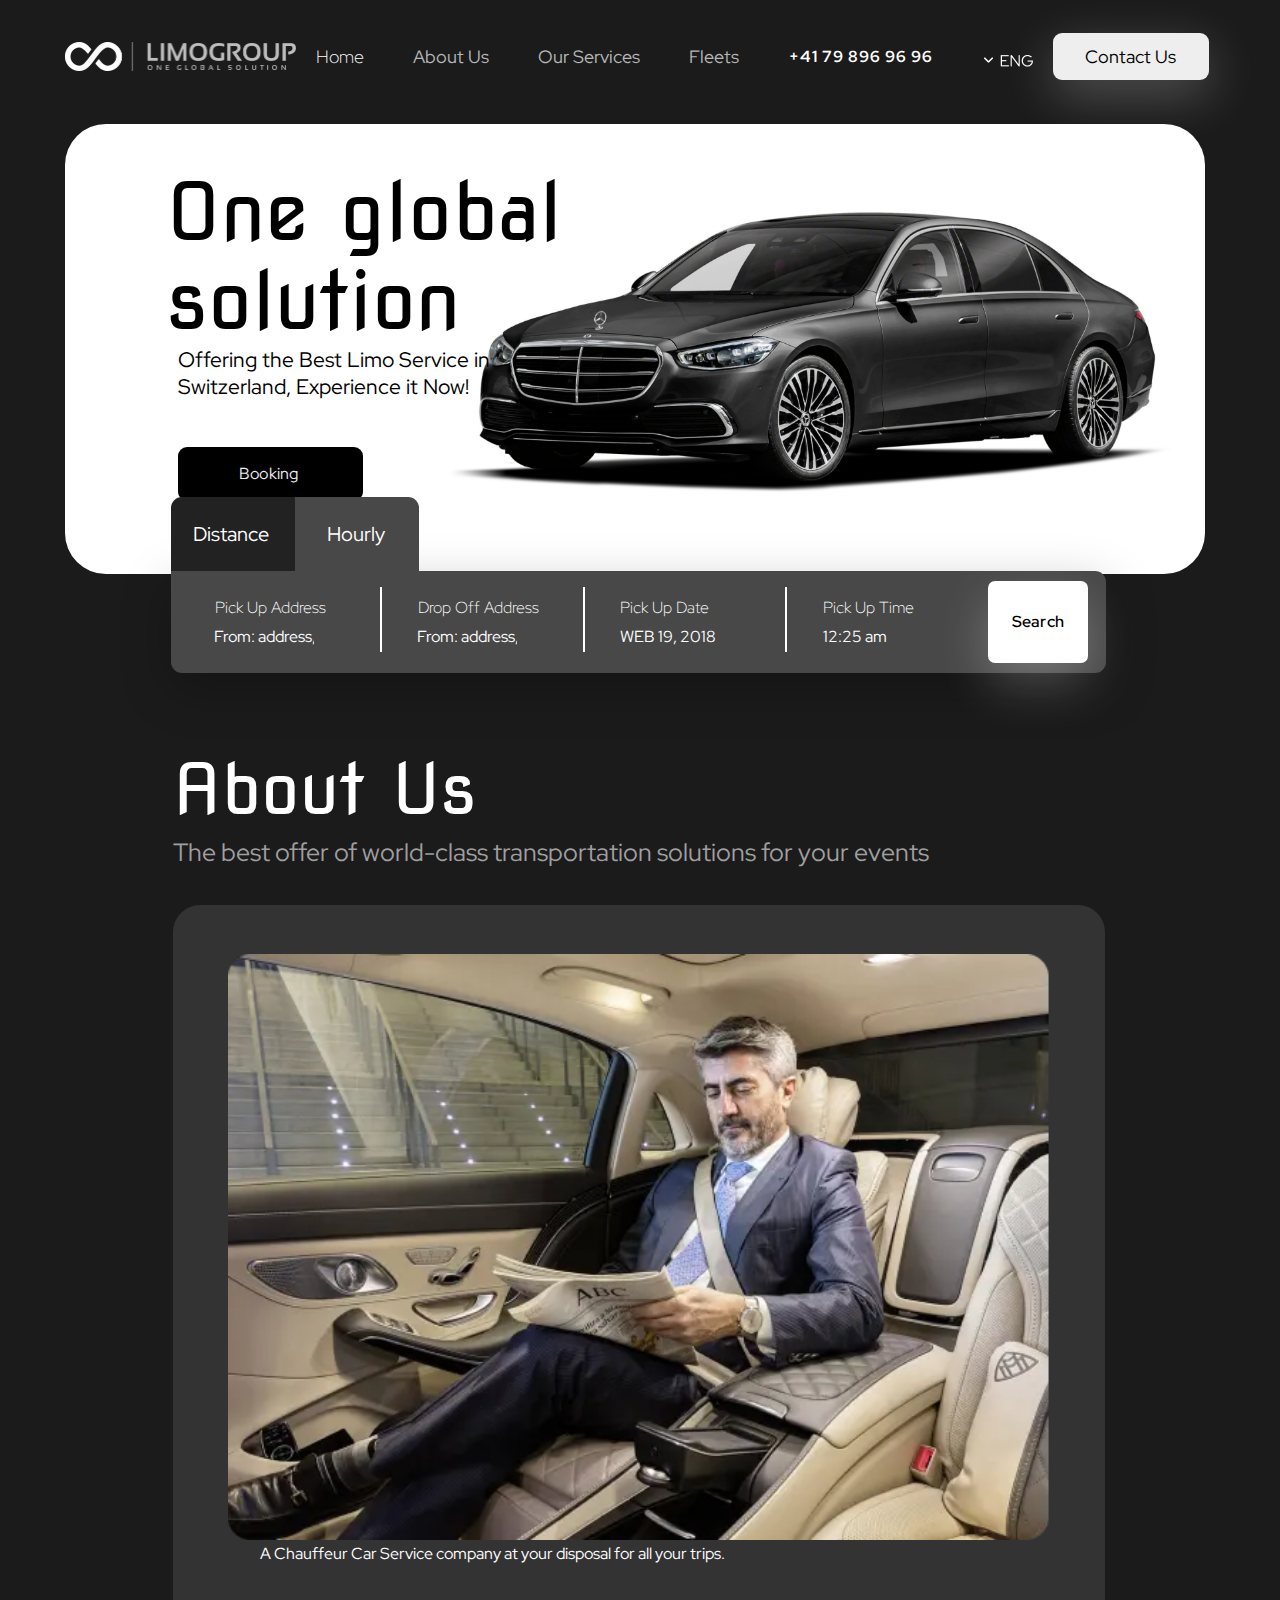
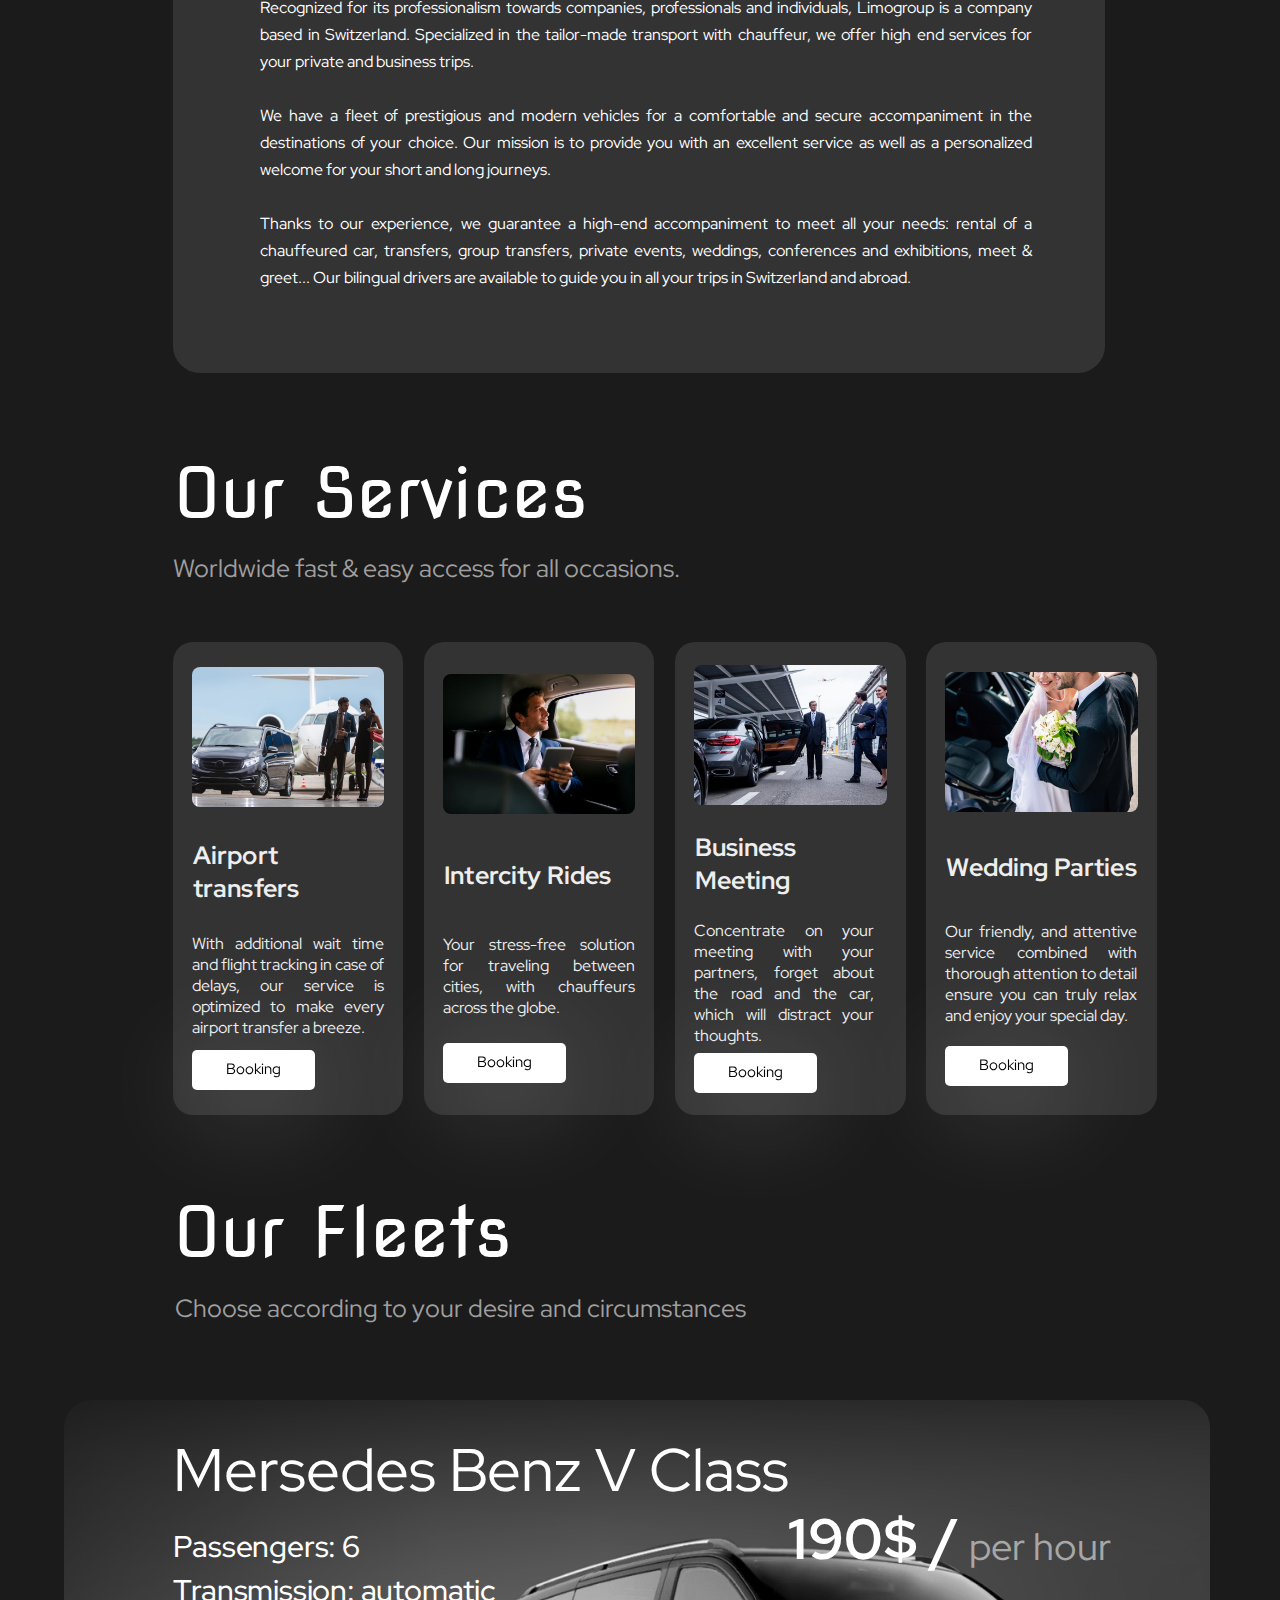
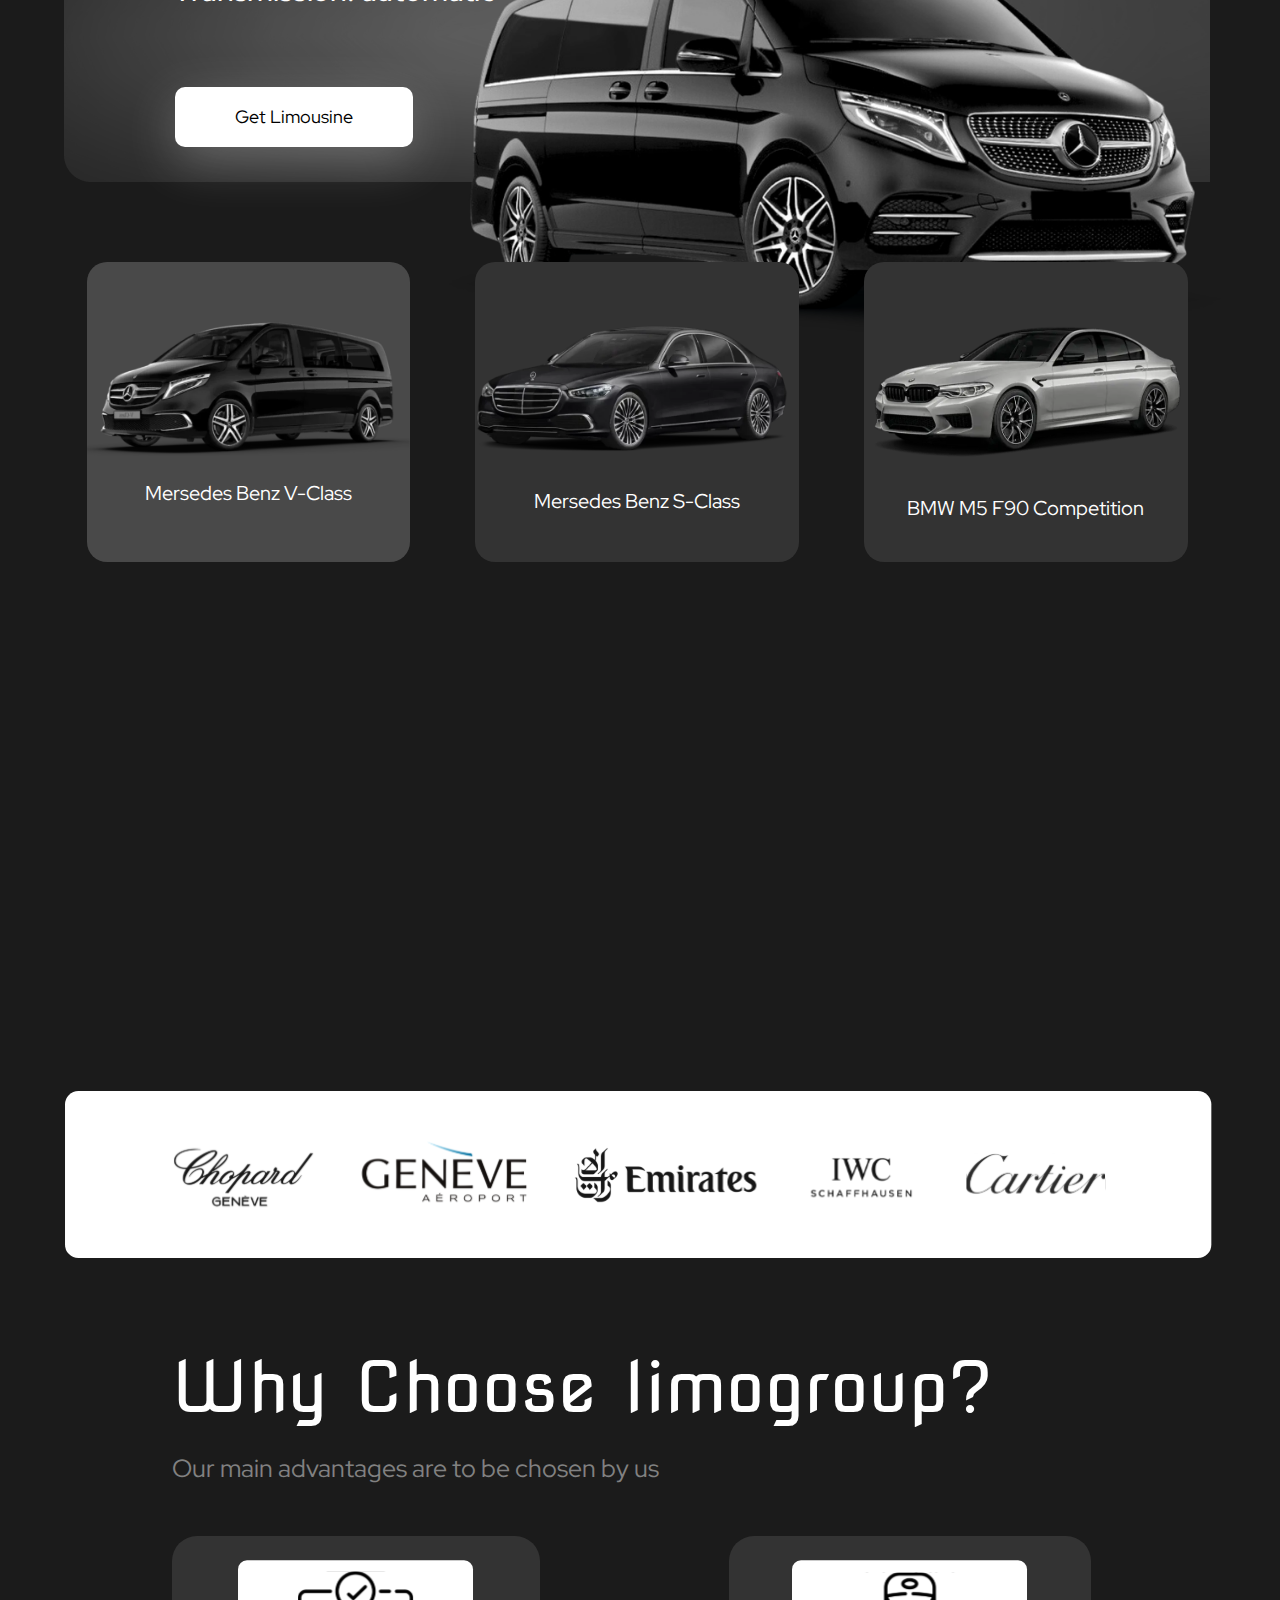
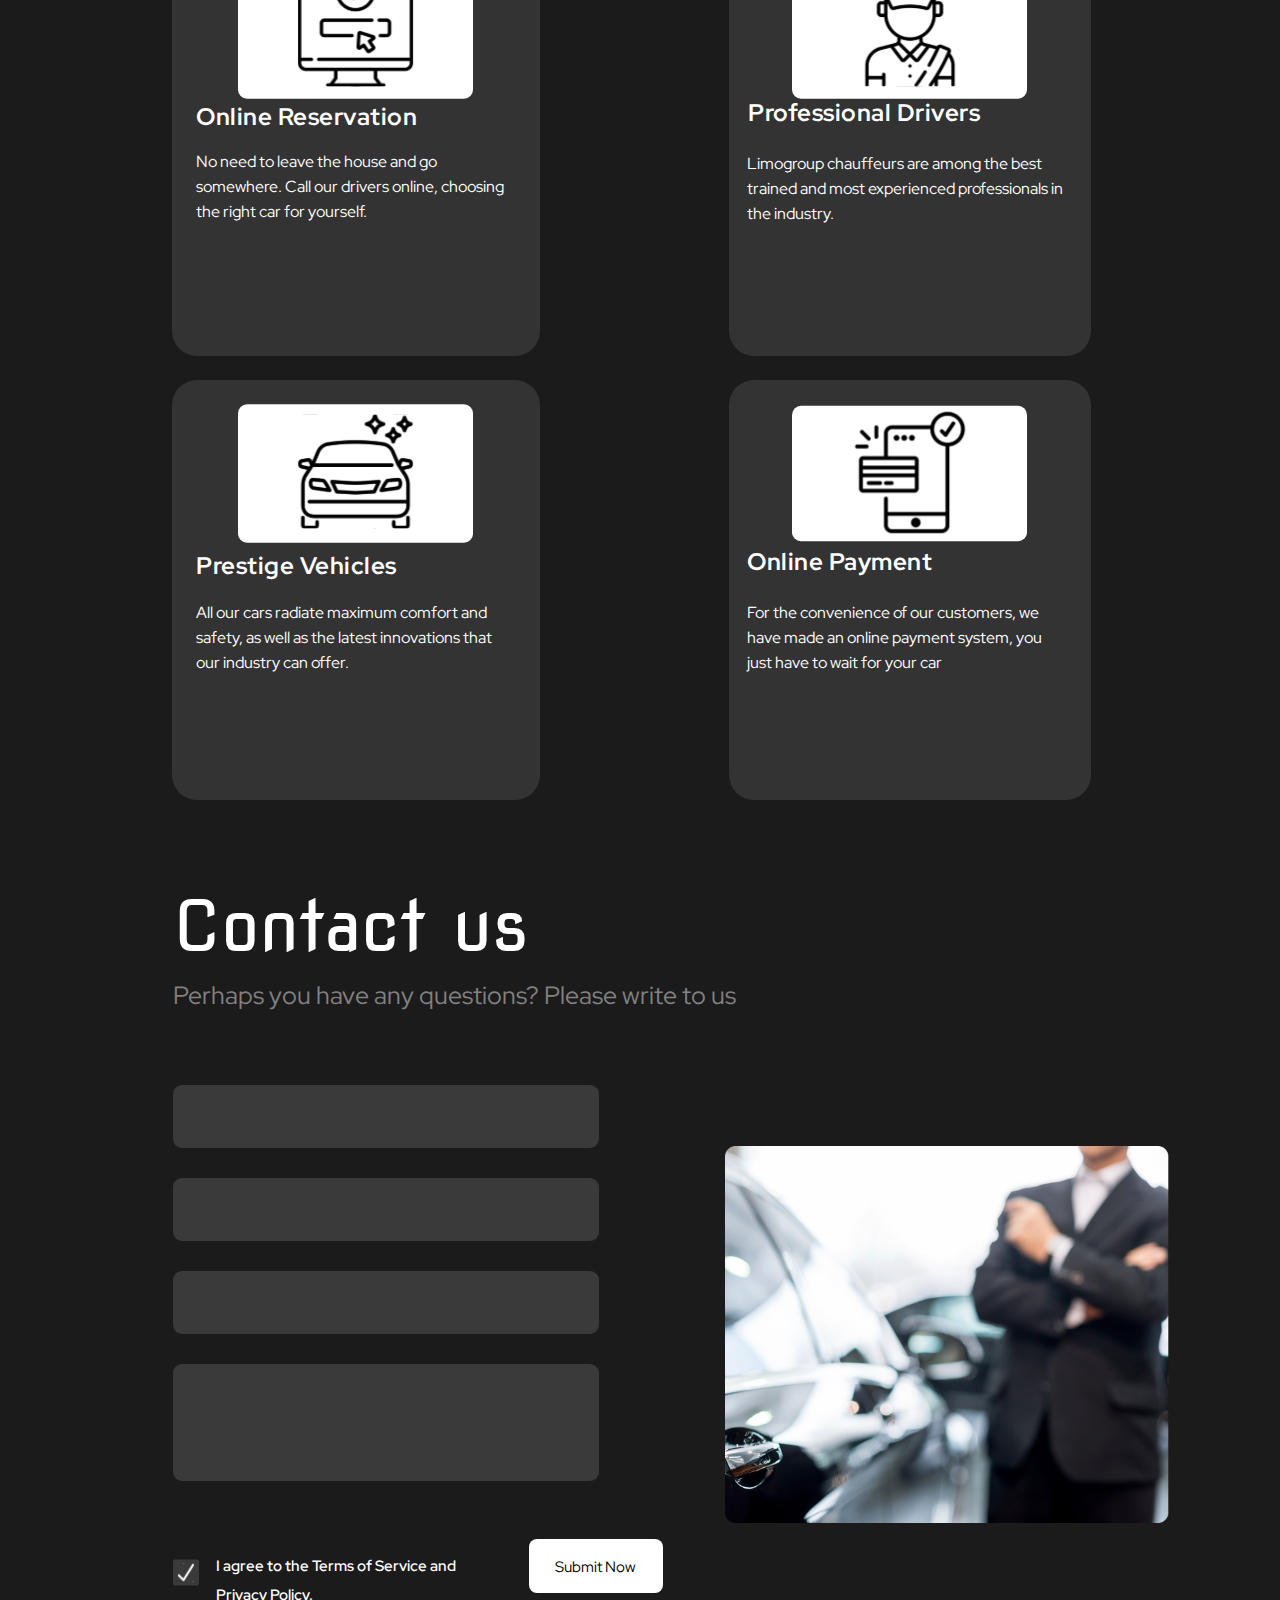
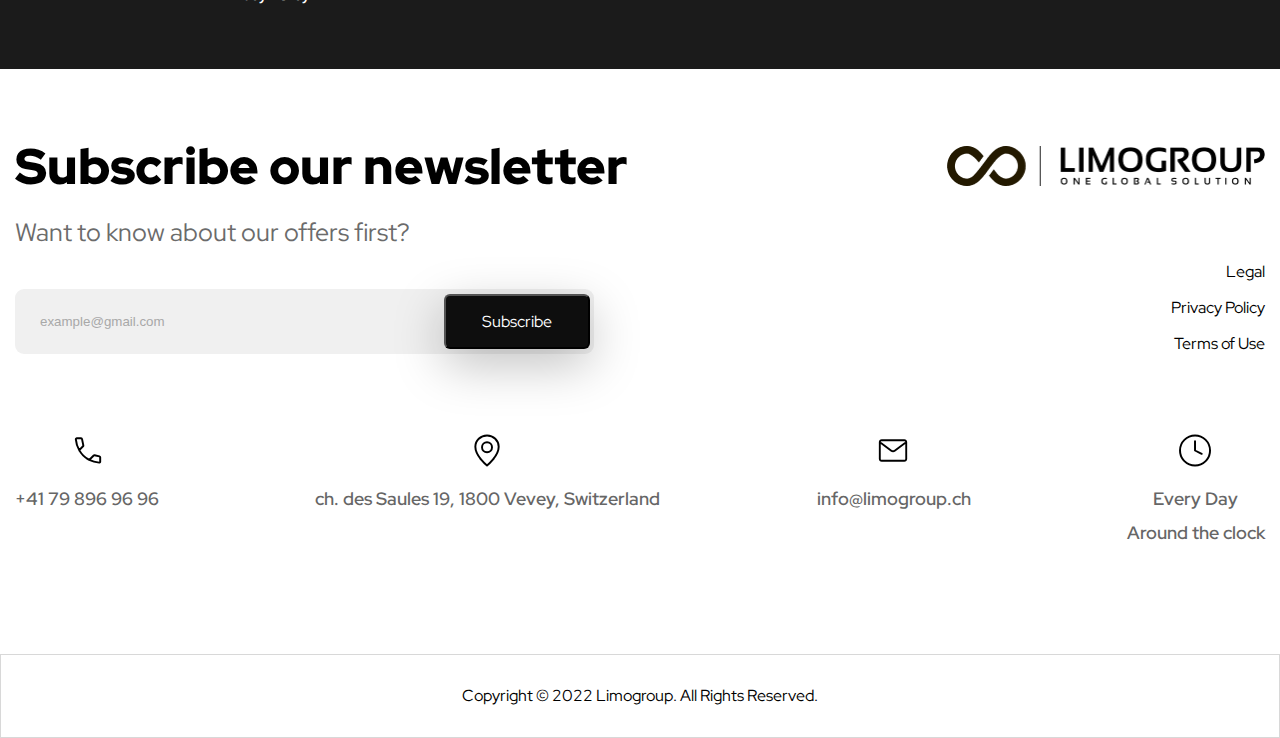
<file: index.html>
﻿<!DOCTYPE html>
<html lang="en">
<head>
    <meta charset="UTF-8">
    <meta name="viewport" content="width=device-width, initial-scale=1.0">
    <title>Limogroup</title>
    <link rel="stylesheet" href="./style/style.css">
    <link rel="stylesheet" media="screen and (max-width: 1550px)" href="style/style-w1550.css"/>
    <link rel="stylesheet" media="screen and (max-width: 1050px)" href="style/style-w1000.css"/>
    <link rel="stylesheet" media="screen and (max-width: 500px)" href="style/style-w500.css"/>
</head>
<body>
    <header>
        <div class="Top-Line">
            <img class="Top-Line__Logo" src="./assets/img/logo.png" alt="Limogroup">
            <div class="Top-Line__NavBar">
                <a href="./index.html#MainSection" class="Top-Line__Button">Home</a>
                <a href="./index.html#AboutUs" class="Top-Line__Button">About Us</a>
                <a href="./index.html#OurServices" class="Top-Line__Button">Our Services</a>
                <a href="./index.html#OurFleets" class="Top-Line__Button">Fleets</a>
            </div>
            <div class="Top-Line__PhoneNumber">+41 79 896 96 96</div>
            <div class="Top-Line__LangSwitch">
                <img  src="./assets/img/Union.png" alt="ENG">
            </div>
            <a href="./index.html" class="Top-Line__ContactUs">Contact Us</a>
        </div>
    </header>
    <section id="MainSection" class="MainSection">
        <div class="Main">
            <p class="Main__Title">One global<br>solution</p>
            <p class="Main__Text">Offering the Best Limo Service in Switzerland, Experience it Now!</p>
            <a href="./index.html" ><div class="Main__Button">Booking</div></a>
        </div>
        <div class="BookingBlock">
            <div class="BookingBlock__Type">
                <a href="./index.html" class="BookingBlock__Type-Button">Distance</a>
                <a href="./index.html" class="BookingBlock__Type-Button">Hourly</a>
            </div>
            <div class="BookingBlock__InputBox">
                <div class="BookingBlock__AddressStart">
                    <div class="BookingBlock__InputName">Pick Up Address</div>
                    <input type="text" class="BookingBlock__InputLine" placeholder="From: address, airport, hotel, ...">
                </div>
                <div class="BookingBlock__HR"></div>
                <div class="BookingBlock__AddressEnd">
                    <div class="BookingBlock__InputName">Drop Off Address</div>
                    <input type="text" class="BookingBlock__InputLine" placeholder="From: address, airport, hotel, ...">
                </div>
                <div class="BookingBlock__HR"></div>
                <div class="BookingBlock__DateUp">
                    <div class="BookingBlock__InputName">Pick Up Date</div>
                    <input type="text" class="BookingBlock__InputDate" placeholder="WEB 19, 2018">
                </div>
                <div class="BookingBlock__HR"></div>
                <div class="BookingBlock__TimeUp">
                    <div class="BookingBlock__InputName">Pick Up Time</div>
                    <input type="text" class="BookingBlock__InputDate" placeholder="12:25 am">
                </div>
                <a href="./choose-car.html" class="BookingBlock__Search">Search</a>
            </div>
        </div>
    </section>
    <section id="AboutUs" class="AboutUs">
        <div class="AboutUs__Title">About Us</div>
        <div class="AboutUs__Descript">The best offer of world-class transportation solutions for your events</div>
        <div class="AboutUs__Box">
            <img class="AboutUs__Image" src="./assets/img/image.webp" alt="ChelVMerse">
            <div class="AboutUs__CoolStory">
                A Chauffeur Car Service company at your disposal for all your trips.<br><br>Recognized for its professionalism towards companies, professionals and individuals, Limogroup is a company based in Switzerland. Specialized in the tailor-made transport with chauffeur, we offer high end services for your private and business trips.<br><br>We have a fleet of prestigious and modern vehicles for a comfortable and secure accompaniment in the destinations of your choice. Our mission is to provide you with an excellent service as well as a personalized welcome for your short and long journeys.<br><br>Thanks to our experience, we guarantee a high-end accompaniment to meet all your needs: rental of a chauffeured car, transfers, group transfers, private events, weddings, conferences and exhibitions, meet & greet... Our bilingual drivers are available to guide you in all your trips in Switzerland and abroad.<br><br>
            </div>
        </div>
    </section>
    <section id="OurServices" class="OurServices">
        <div class="OurServices__Title">Our Services</div>
        <div class="OurServices__Discript">Worldwide fast & easy access for all occasions.</div>
        <div class="OurServices__Containers">
            <div class="OurServices__Box">
                <img class="OurServices__BoxImage" src="./assets/img/472-transfer-to-dalaman-1.png" alt="">
                <div class="OurServices__BoxTitle">Airport transfers</div>
                <div class="OurServices__BoxDesript">With additional wait time and flight tracking in case of delays, our service is optimized to make every airport transfer a breeze.</div>
                <a class="OurServices__BoxButton">Booking</a>
            </div>
            <div class="OurServices__Box">
                <img class="OurServices__BoxImage" src="./assets/img/Car5-1.png" alt="">
                <div class="OurServices__BoxTitle">Intercity Rides</div>
                <div class="OurServices__BoxDesript">Your stress-free solution for traveling between cities, with chauffeurs across the globe.</div>
                <a class="OurServices__BoxButton">Booking</a>
            </div>
            <div class="OurServices__Box">
                <img class="OurServices__BoxImage" src="./assets/img/Tips-for-a-Successful-Airport-Transfer-Limousine-Service-1.png" alt="">
                <div class="OurServices__BoxTitle">Business Meeting</div>
                <div class="OurServices__BoxDesript">Concentrate on your meeting with your partners, forget about the road and the car, which will distract your thoughts.</div>
                <a class="OurServices__BoxButton">Booking</a>
            </div>
            <div class="OurServices__Box">
                <img class="OurServices__BoxImage" src="./assets/img/Top-4-Reasons-to-Hire-a-Wedding-Limo-Service-in-Minneapolis-1.png" alt="">
                <div class="OurServices__BoxTitle">Wedding Parties</div>
                <div class="OurServices__BoxDesript">Our friendly, and attentive service combined with thorough attention to detail ensure you can truly relax and enjoy your special day.</div>
                <a class="OurServices__BoxButton">Booking</a>
            </div>
        </div>
    </section>
    <section id="OurFleets" class="OurFleets">
        <div class="OurFleets__Title">Our Fleets</div>
        <div class="OurFleets__Descript">Choose according to your desire and circumstances</div>
        <div class="OurFleets__Container">
            <div class="OurFleets_BoxPreview">
                <div class="OurFleets__CarName">Mersedes Benz V Class</div>
                <div class="OurFleets__CarProperties">Passengers: 6<br>Transmission: automatic</div>
                <div class="OurFleets__CarPrice"><div class="OurFleets__CarPriceNum">190$ /</div><div class="OurFleets__CarPricePer">per hour</div></div>
                
                <a class="OurFleets__CarGet">Get Limousine</a>
                <img class="OurFleets__CarImage" src="./assets/img/b43e1ee1325176381112ed3ede14b58e 1.png" alt="">
            </div>
            <div class="OurFleets__BoxSelect">
                <a class="OurFleets__SelectCarBox">
                    <img class="OurFleets__SelectCarImg1" src="./assets/img/thumbs-car-768x325.webp" alt="">
                    <div class="OurFleets__SelectCarName">Mersedes Benz V-Class</div>
                </a>
                <a class="OurFleets__SelectCarBox">
                    <img class="OurFleets__SelectCarImg2" src="./assets/img/thumbs-car2-768x308.webp" alt="">
                    <div class="OurFleets__SelectCarName">Mersedes Benz S-Class</div>
                </a>
                <a class="OurFleets__SelectCarBox">
                    <img class="OurFleets__SelectCarImg3" src="./assets/img/thumbs-car3.webp" alt="">
                    <div class="OurFleets__SelectCarName">BMW  M5 F90 Competition</div>
                </a>
            </div>
        </div>
    </section>
    <section class="Partners">
        <img class="Partners__Image" src="./assets/img/Partners.svg" alt="Partners">
    </section>
    <section class="Advantages">
        <div class="Advantages__Box">
            <div class="Advantages__Box-Text">
                <div class="Advantages__Box-Text__Title">Why Choose limogroup?</div>
                <div class="Advantages__Box-Text__Desc">Our main advantages are to be chosen by us</div>
            </div>
        </div>
        <div class="Advantages__Box-Containers">
            <div class="Advantages__Container">
                <img src="./assets/img/OR.svg" alt="" class="Advantages__Image">
                <div class="Advantages__Container-Box">
                    <div class="Advantages__Container-Title">Online Reservation</div>
                    <div class="Advantages__Container-Desc">No need to leave the house and go somewhere. Call our drivers online, choosing the right car for yourself.</div>
                </div>
            </div>
            <div class="Advantages__Container">
                <img src="./assets/img/PD.svg" alt="" class="Advantages__Image">
                <div class="Advantages__Container-Box">
                    <div class="Advantages__Container-Title">Professional Drivers</div>
                    <div class="Advantages__Container-Desc">Limogroup chauffeurs are among the best trained and most experienced professionals in the industry.</div>
                </div>
            </div>
            <div class="Advantages__Container">
                <img src="./assets/img/PV.svg" alt="" class="Advantages__Image">
                <div class="Advantages__Container-Box">
                    <div class="Advantages__Container-Title">Prestige Vehicles</div>
                    <div class="Advantages__Container-Desc">All our cars radiate maximum comfort and safety, as well as the latest innovations that our industry can offer.</div>
                </div>
            </div>
            <div class="Advantages__Container">
                <img src="./assets/img/OP.svg" alt="" class="Advantages__Image">
                <div class="Advantages__Container-Box">
                    <div class="Advantages__Container-Title">Online Payment</div>
                    <div class="Advantages__Container-Desc">For the convenience of our customers, we have made an online payment system, you just have to wait for your car</div>
                </div>
            </div>
        </div>
    </section>
    <section class="ContactUs">
        <div class="ContactUs__Title">Contact us</div>
        <div class="ContactUs__Desc">Perhaps you have any questions? Please write to us</div>
        <div class="ContactUs__Container">
            <div class="ContactUs__Input">
                <input type="text" class="ContactUs__Input-text">
                <input type="text" class="ContactUs__Input-text">
                <input type="text" class="ContactUs__Input-text">
                <input type="text" class="ContactUs__Input-text">
                <div class="ContactUs__Input-Submit">
                    <img src="./assets/img/check.svg" alt="Check" class="ContactUs__Check">
                    <p class="ContactUs__Input-Checkbox-Name">I agree to the Terms of Service and Privacy Policy.</p>
                    <a href="#" class="ContactUs__Input-Submit-Button">Submit Now</a>
            </div>
            
        </div>
        <img src="./assets/img/home-uber-driver 1.png" alt="" class="ContactUs__Image">
    </section>
    <footer class="footer">
        <div class="footer__container">
            <div class="footer__top">
                <div class="footer__column">
                    <h2 class="footer__title">Subscribe our newsletter</h2>
                    <p class="footer__text">Want to know about our offers first?</p>
                    <form action="#" class="footer__form form-footer">
                        <input type="text" placeholder="example@gmail.com" class="form-footer__input">
                        <button type="submit" class="form-footer__button">Subscribe</button>
                    </form>
                </div>
                <div class="footer__column footer__column_right">
                    <a href="#" class="footer__logo"><img src="./assets/img/Footer logo.png" alt="logo"></a>
                    <ul class="footer__links">
                        <li><a href="#">Legal</a></li>
                        <li><a href="#">Privacy Policy</a></li>
                        <li><a href="#">Terms of Use</a></li>
                    </ul>
                </div>
            </div>
            <div class="footer__contacts contacts-footer">
                <div class="contacts-footer__item">
                    <svg width="42" height="41" viewBox="0 0 42 41" fill="none" xmlns="http://www.w3.org/2000/svg">
                        <path d="M22.8174 30.1201C25.6364 31.5388 28.982 32.5407 32.9363 32.9154C33.5114 32.9699 34 32.511 34 31.9334V27.5308C34 27.0719 33.6877 26.6719 33.2425 26.5606L28.2993 25.3248C27.9585 25.2396 27.598 25.3395 27.3496 25.5879L22.8174 30.1201ZM22.8174 30.1201C17.9492 27.6699 14.6516 23.9765 12.5018 20.1232M12.5018 20.1232C10.3205 16.2134 9.32081 12.1389 9.06095 9.03121C9.01383 8.46784 9.46855 8 10.0339 8H14.4302C14.9069 8 15.3173 8.33646 15.4108 8.80388L16.7075 15.2877C16.7731 15.6156 16.6705 15.9545 16.4341 16.1909L12.5018 20.1232Z" stroke="black" stroke-width="2"></path>
                    </svg>
                    <a href="tel:+41798969696" class="contacts-footer__text">+41 79 896 96 96</a>
                </div>
                <div class="contacts-footer__item">
                    <svg width="42" height="41" viewBox="0 0 42 41" fill="none" xmlns="http://www.w3.org/2000/svg">
                        <ellipse cx="20.5077" cy="17.0833" rx="5.125" ry="5.125" stroke="black" stroke-width="2" stroke-linecap="round" stroke-linejoin="round"></ellipse>
                        <path d="M32.466 16.6562C32.466 26.2656 20.5077 35.875 20.5077 35.875C20.5077 35.875 8.54936 26.2656 8.54936 16.6562C8.54936 10.2877 13.9033 5.125 20.5077 5.125C27.1121 5.125 32.466 10.2877 32.466 16.6562Z" stroke="black" stroke-width="2" stroke-linecap="round" stroke-linejoin="round"></path>
                    </svg>
                    <div class="contacts-footer__text">
                        ch. des Saules 19, 1800 Vevey,
                        Switzerland
                    </div>
                </div>
                <div class="contacts-footer__item">
                    <svg width="42" height="41" viewBox="0 0 42 41" fill="none" xmlns="http://www.w3.org/2000/svg">
                        <path fill-rule="evenodd" clip-rule="evenodd" d="M8.9058 9C7.30097 9 6 10.3018 6 11.9076V29.0924C6 30.6982 7.30097 32 8.90579 32H32.0942C33.699 32 35 30.6982 35 29.0924V11.9076C35 10.3018 33.699 9 32.0942 9H8.9058ZM7.9372 11.9076C7.9372 11.3723 8.37085 10.9384 8.9058 10.9384H32.0942C32.6291 10.9384 33.0628 11.3723 33.0628 11.9076V12.1697C32.7309 11.9498 32.2834 11.95 31.9467 12.2026L21.6623 19.9207C20.9735 20.4376 20.0265 20.4376 19.3377 19.9207L9.05324 12.2027C8.71659 11.9501 8.26907 11.9499 7.9372 12.1697V11.9076ZM7.9372 13.7881V29.0924C7.9372 29.6277 8.37085 30.0616 8.90579 30.0616H32.0942C32.6291 30.0616 33.0628 29.6277 33.0628 29.0924V13.7881L22.8246 21.4714C21.4471 22.5052 19.5529 22.5052 18.1754 21.4714L7.9372 13.7881Z" fill="black"></path>
                    </svg>
                    <a href="mailto:info@limogroup.ch" class="contacts-footer__text">info@limogroup.ch</a>
                </div>
                <div class="contacts-footer__item">
                    <svg width="42" height="41" viewBox="0 0 42 41" fill="none" xmlns="http://www.w3.org/2000/svg">
                        <circle cx="20.5077" cy="20.5" r="15.375" stroke="black" stroke-width="2" stroke-linecap="round" stroke-linejoin="round"></circle>
                        <path d="M20.5077 11.1042V20.5001L27.341 23.9167" stroke="black" stroke-width="2" stroke-linecap="round" stroke-linejoin="round"></path>
                    </svg>
                    <div class="contacts-footer__text">
                        Every Day <br>
                        Around the clock
                    </div>
                </div>
            </div>
        </div>
        <div class="footer__copyright">
            Copyright © 2022 Limogroup. All Rights Reserved.
        </div>
    </footer>
</body>
</html>
</file>
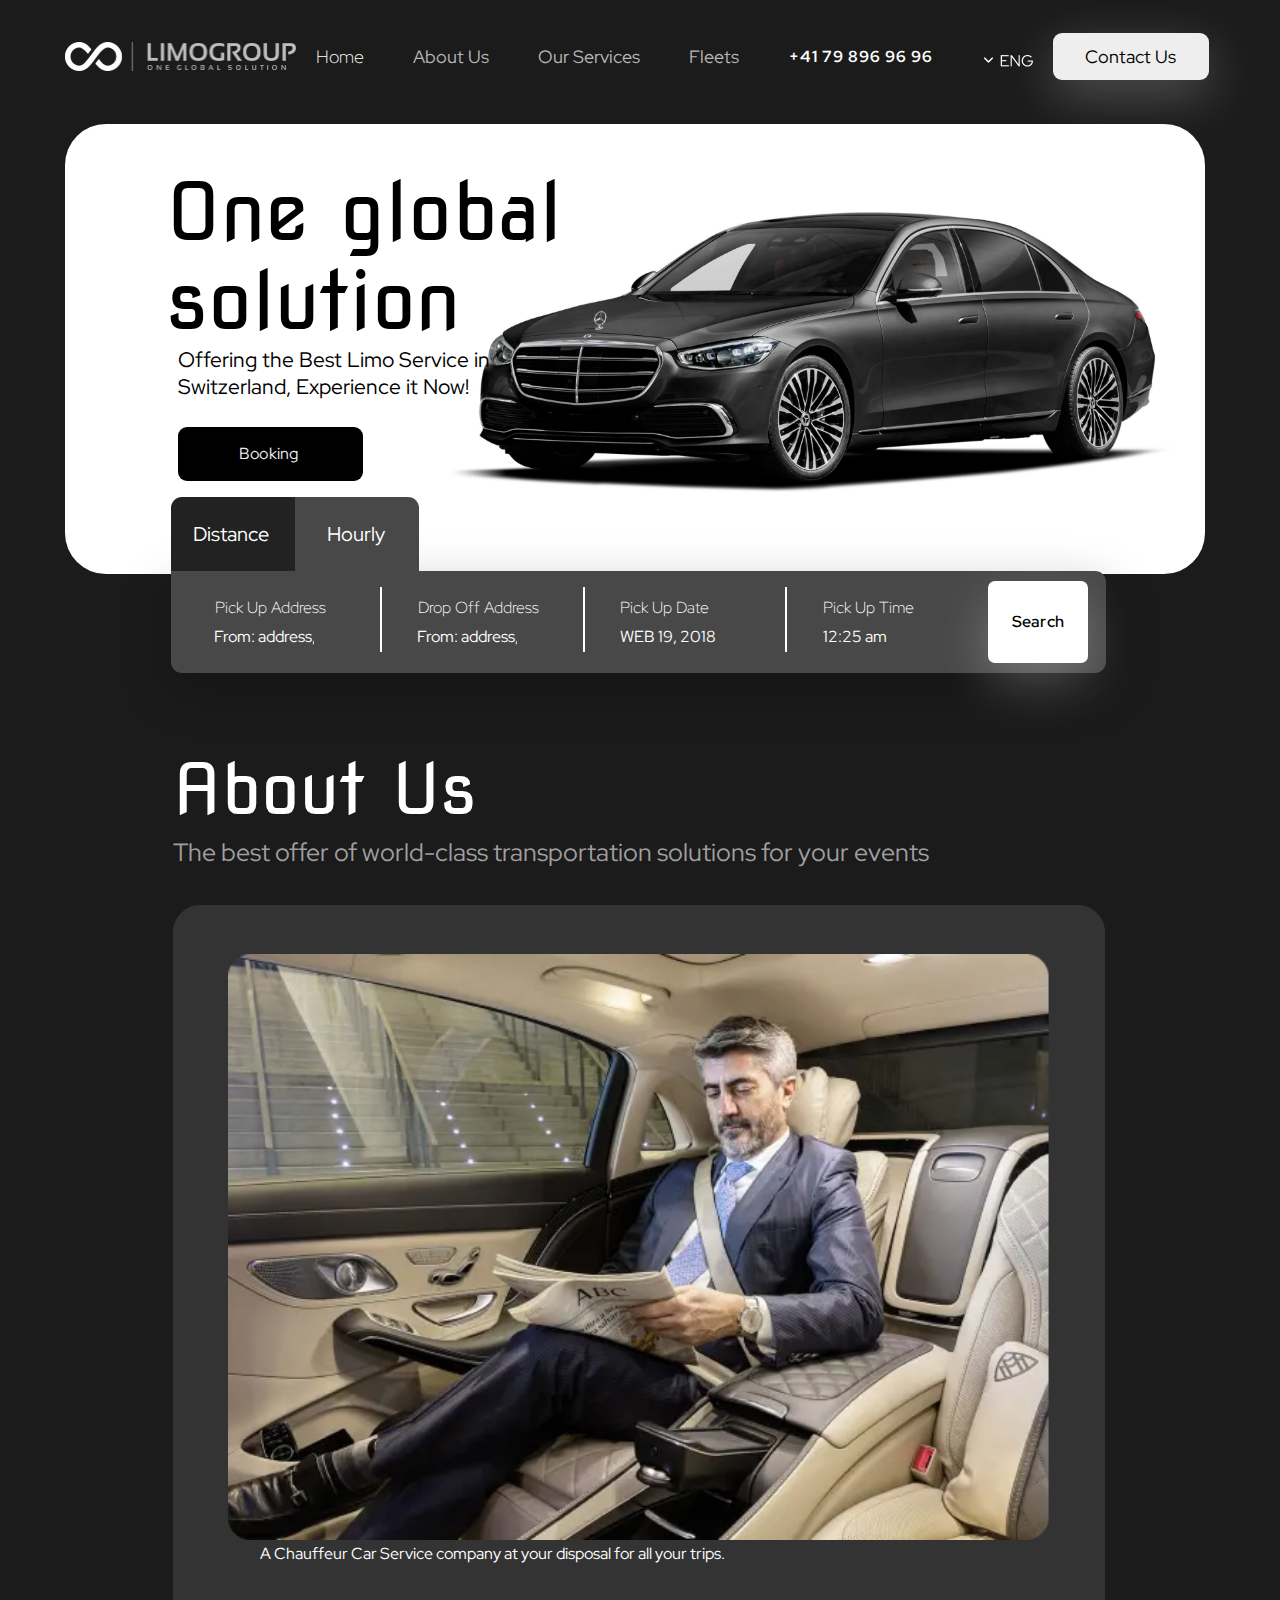
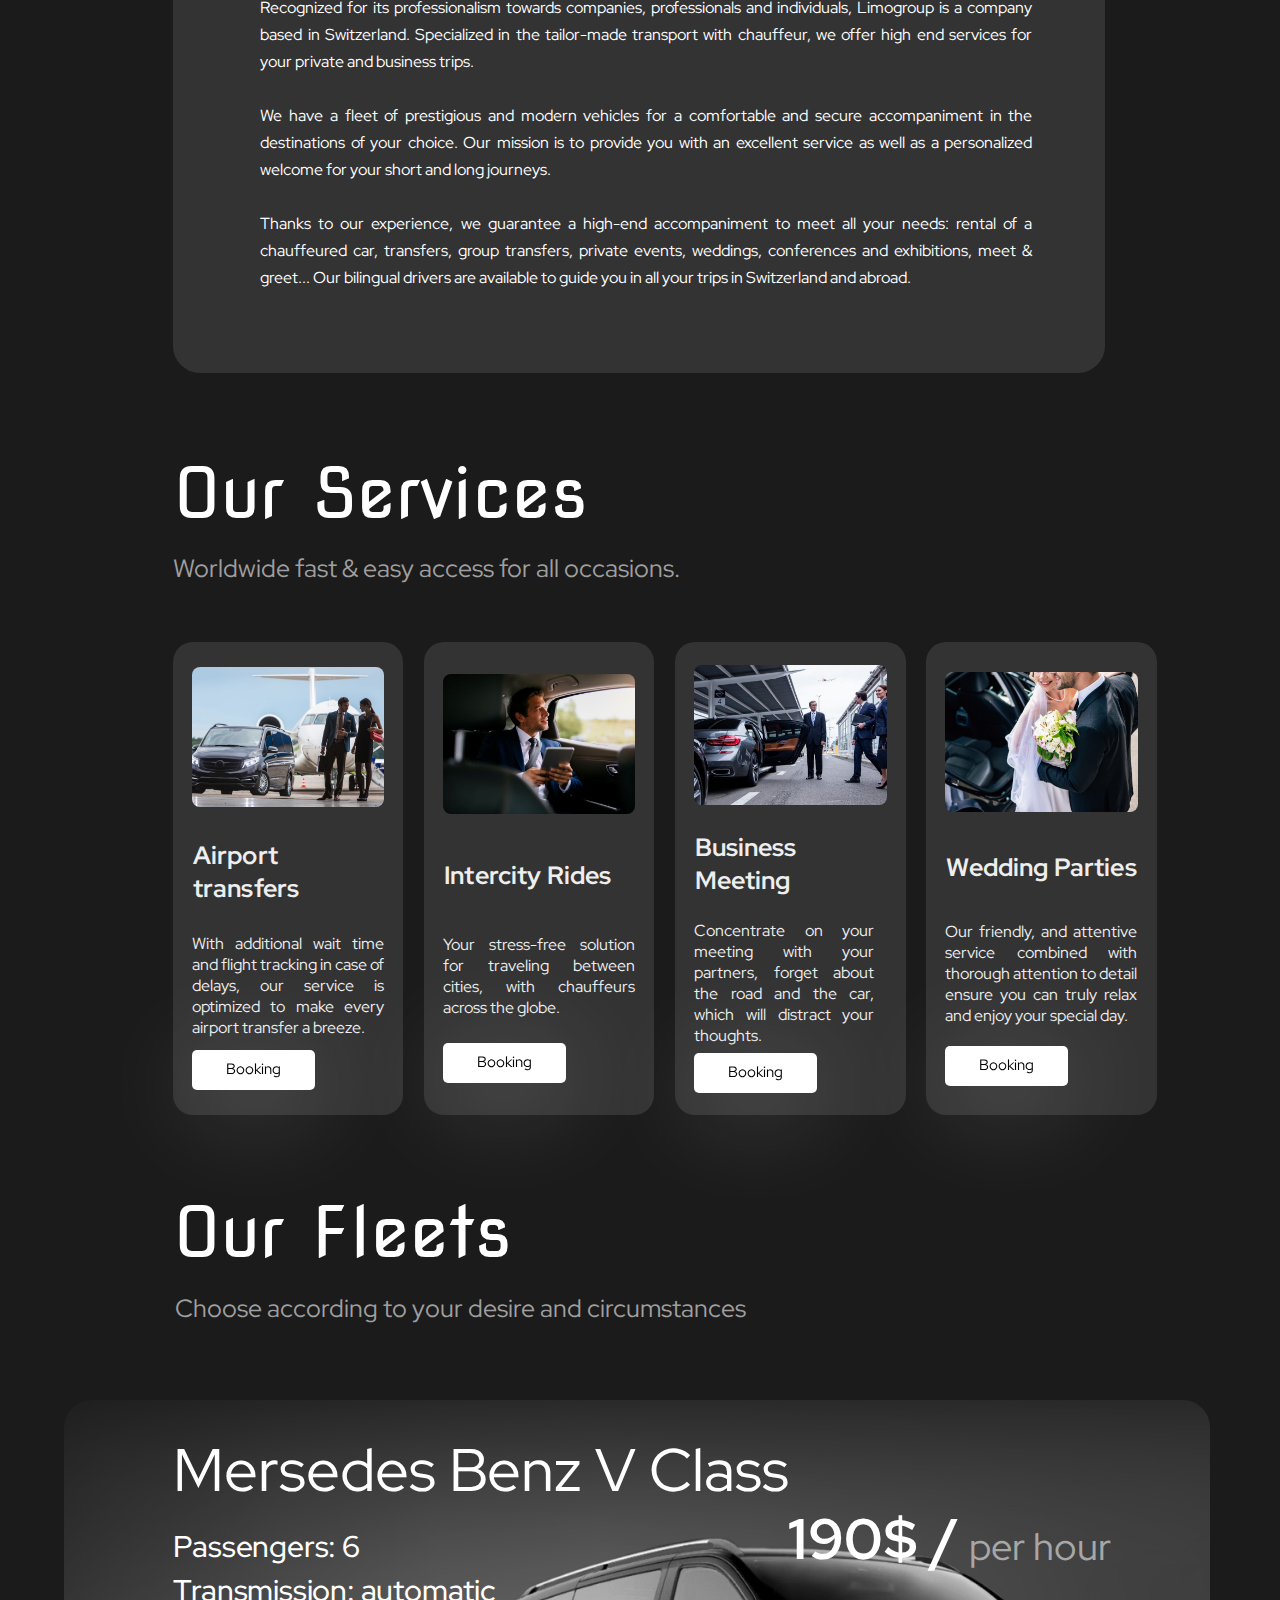
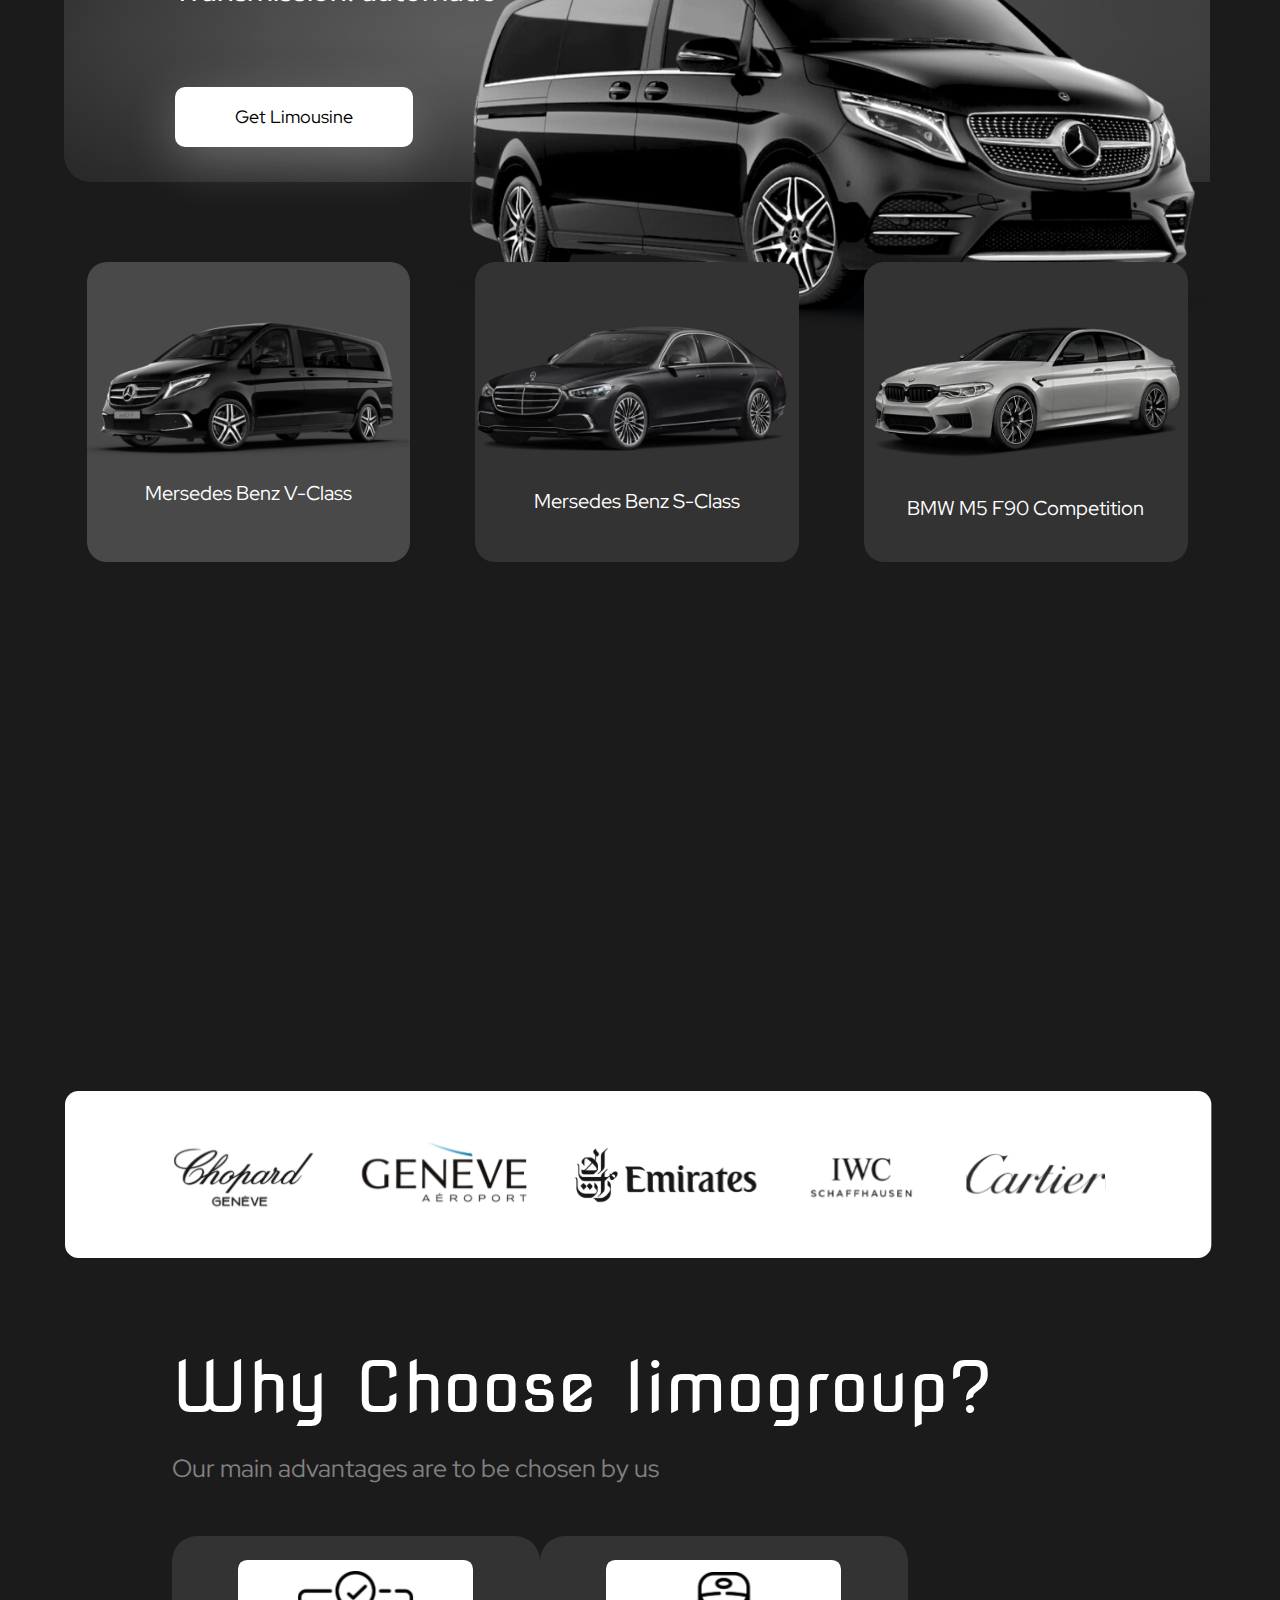
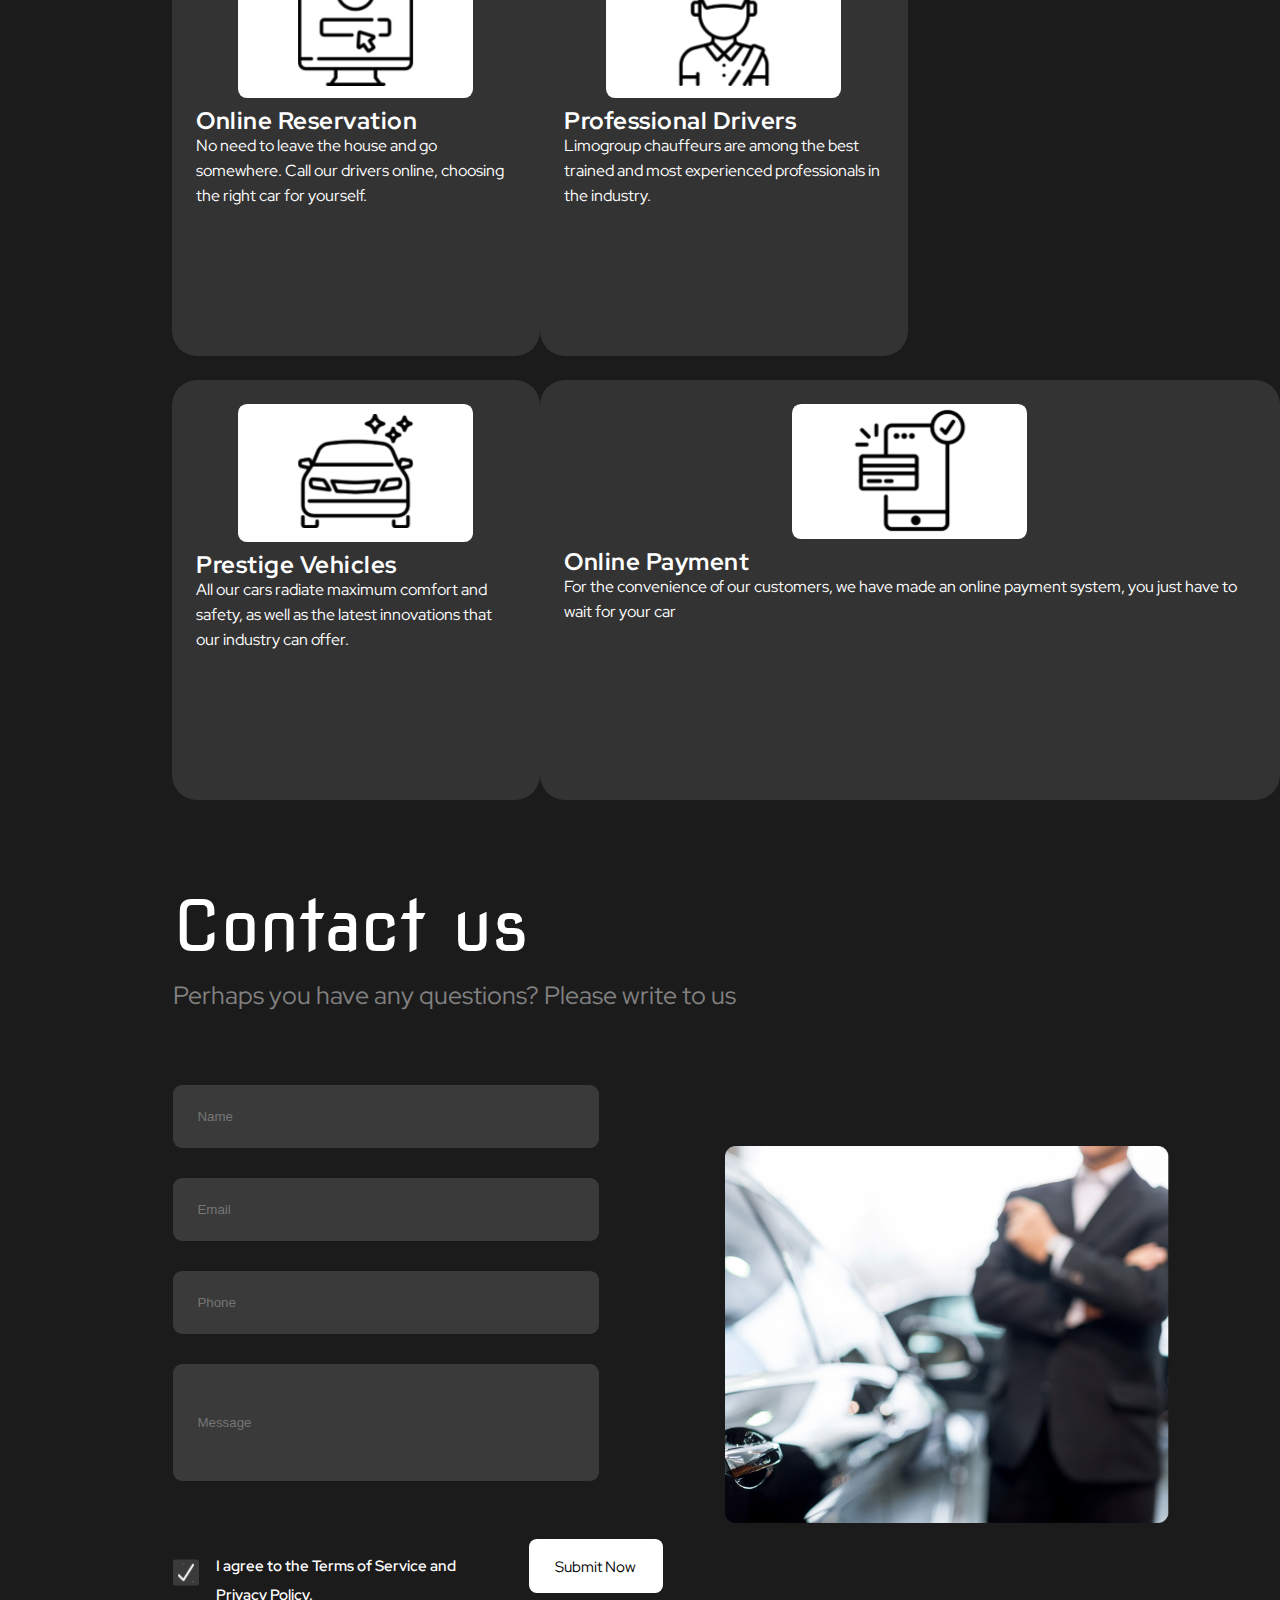
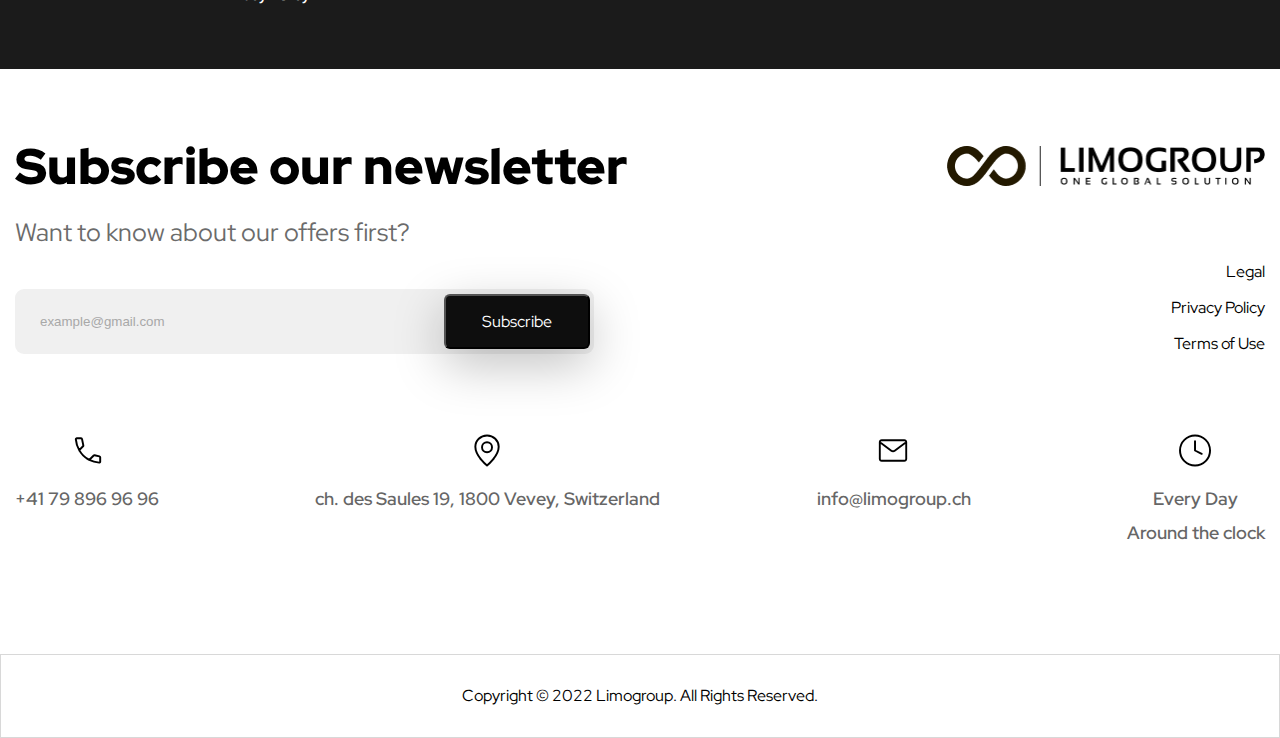
<file: figma_limg-main/index.html>
﻿<!DOCTYPE html>
<html lang="en">
<head>
    <meta charset="UTF-8">
    <meta name="viewport" content="width=device-width, initial-scale=1.0">
    <title>Limogroup</title>
    <link rel="stylesheet" href="./style/style.css">
    <link rel="stylesheet" media="screen and (max-width: 1550px)" href="style/style-w1550.css"/>
    <link rel="stylesheet" media="screen and (max-width: 1050px)" href="style/style-w1000.css"/>
    <link rel="stylesheet" media="screen and (max-width: 600px)" href="style/style-w500.css"/>
</head>
<body>
    <header>
        <div class="Top-Line">
            <img class="Top-Line__Logo" src="./assets/img/logo.png" alt="Limogroup">
            <div class="Top-Line__NavBar">
                <a href="./index.html#MainSection" class="Top-Line__Button">Home</a>
                <a href="./index.html#AboutUs" class="Top-Line__Button">About Us</a>
                <a href="./index.html#OurServices" class="Top-Line__Button">Our Services</a>
                <a href="./index.html#OurFleets" class="Top-Line__Button">Fleets</a>
            </div>
            <div class="Top-Line__PhoneNumber">+41 79 896 96 96</div>
            <div class="Top-Line__LangSwitch">
                <img  src="./assets/img/Union.png" alt="ENG">
            </div>
            <a href="./index.html" class="Top-Line__ContactUs">Contact Us</a>
        </div>
    </header>
    <section id="MainSection" class="MainSection">
        <div class="Main">
            <p class="Main__Title">One global<br>solution</p>
            <p class="Main__Text">Offering the Best Limo Service in Switzerland, Experience it Now!</p>
            <a href="./index.html" ><div class="Main__Button">Booking</div></a>
        </div>
        <div class="BookingBlock">
            <div class="BookingBlock__Type">
                <a href="./index.html" class="BookingBlock__Type-Button">Distance</a>
                <a href="./index.html" class="BookingBlock__Type-Button">Hourly</a>
            </div>
            <div class="BookingBlock__InputBox">
                <div class="BookingBlock__AddressStart">
                    <div class="BookingBlock__InputName">Pick Up Address</div>
                    <input type="text" class="BookingBlock__InputLine" placeholder="From: address, airport, hotel, ...">
                </div>
                <div class="BookingBlock__HR"></div>
                <div class="BookingBlock__AddressEnd">
                    <div class="BookingBlock__InputName">Drop Off Address</div>
                    <input type="text" class="BookingBlock__InputLine" placeholder="From: address, airport, hotel, ...">
                </div>
                <div class="BookingBlock__HR"></div>
                <div class="BookingBlock__DateUp">
                    <div class="BookingBlock__InputName">Pick Up Date</div>
                    <input type="text" class="BookingBlock__InputDate" placeholder="WEB 19, 2018">
                </div>
                <div class="BookingBlock__HR"></div>
                <div class="BookingBlock__TimeUp">
                    <div class="BookingBlock__InputName">Pick Up Time</div>
                    <input type="text" class="BookingBlock__InputDate" placeholder="12:25 am">
                </div>
                <a href="./choose-car.html" class="BookingBlock__Search">Search</a>
            </div>
        </div>
    </section>
    <section id="AboutUs" class="AboutUs">
        <div class="AboutUs__Title">About Us</div>
        <div class="AboutUs__Descript">The best offer of world-class transportation solutions for your events</div>
        <div class="AboutUs__Box">
            <img class="AboutUs__Image" src="./assets/img/image.webp" alt="ChelVMerse">
            <div class="AboutUs__CoolStory">
                A Chauffeur Car Service company at your disposal for all your trips.<br><br>Recognized for its professionalism towards companies, professionals and individuals, Limogroup is a company based in Switzerland. Specialized in the tailor-made transport with chauffeur, we offer high end services for your private and business trips.<br><br>We have a fleet of prestigious and modern vehicles for a comfortable and secure accompaniment in the destinations of your choice. Our mission is to provide you with an excellent service as well as a personalized welcome for your short and long journeys.<br><br>Thanks to our experience, we guarantee a high-end accompaniment to meet all your needs: rental of a chauffeured car, transfers, group transfers, private events, weddings, conferences and exhibitions, meet & greet... Our bilingual drivers are available to guide you in all your trips in Switzerland and abroad.<br><br>
            </div>
        </div>
    </section>
    <section id="OurServices" class="OurServices">
        <div class="OurServices__Title">Our Services</div>
        <div class="OurServices__Discript">Worldwide fast & easy access for all occasions.</div>
        <div class="OurServices__Containers">
            <div class="OurServices__Box">
                <img class="OurServices__BoxImage" src="./assets/img/472-transfer-to-dalaman-1.png" alt="">
                <div class="OurServices__BoxTitle">Airport transfers</div>
                <div class="OurServices__BoxDesript">With additional wait time and flight tracking in case of delays, our service is optimized to make every airport transfer a breeze.</div>
                <a class="OurServices__BoxButton">Booking</a>
            </div>
            <div class="OurServices__Box">
                <img class="OurServices__BoxImage" src="./assets/img/Car5-1.png" alt="">
                <div class="OurServices__BoxTitle">Intercity Rides</div>
                <div class="OurServices__BoxDesript">Your stress-free solution for traveling between cities, with chauffeurs across the globe.</div>
                <a class="OurServices__BoxButton">Booking</a>
            </div>
            <div class="OurServices__Box">
                <img class="OurServices__BoxImage" src="./assets/img/Tips-for-a-Successful-Airport-Transfer-Limousine-Service-1.png" alt="">
                <div class="OurServices__BoxTitle">Business Meeting</div>
                <div class="OurServices__BoxDesript">Concentrate on your meeting with your partners, forget about the road and the car, which will distract your thoughts.</div>
                <a class="OurServices__BoxButton">Booking</a>
            </div>
            <div class="OurServices__Box">
                <img class="OurServices__BoxImage" src="./assets/img/Top-4-Reasons-to-Hire-a-Wedding-Limo-Service-in-Minneapolis-1.png" alt="">
                <div class="OurServices__BoxTitle">Wedding Parties</div>
                <div class="OurServices__BoxDesript">Our friendly, and attentive service combined with thorough attention to detail ensure you can truly relax and enjoy your special day.</div>
                <a class="OurServices__BoxButton">Booking</a>
            </div>
        </div>
    </section>
    <section id="OurFleets" class="OurFleets">
        <div class="OurFleets__Title">Our Fleets</div>
        <div class="OurFleets__Descript">Choose according to your desire and circumstances</div>
        <div class="OurFleets__Container">
            <div class="OurFleets_BoxPreview">
                <div class="OurFleets__CarName">Mersedes Benz V Class</div>
                <div class="OurFleets__CarProperties">Passengers: 6<br>Transmission: automatic</div>
                <div class="OurFleets__CarPrice"><div class="OurFleets__CarPriceNum">190$ /</div><div class="OurFleets__CarPricePer">per hour</div></div>
                
                <a class="OurFleets__CarGet">Get Limousine</a>
                <img class="OurFleets__CarImage" src="./assets/img/b43e1ee1325176381112ed3ede14b58e 1.png" alt="">
            </div>
            <div class="OurFleets__BoxSelect">
                <a class="OurFleets__SelectCarBox">
                    <img class="OurFleets__SelectCarImg1" src="./assets/img/thumbs-car-768x325.webp" alt="">
                    <div class="OurFleets__SelectCarName">Mersedes Benz V-Class</div>
                </a>
                <a class="OurFleets__SelectCarBox">
                    <img class="OurFleets__SelectCarImg2" src="./assets/img/thumbs-car2-768x308.webp" alt="">
                    <div class="OurFleets__SelectCarName">Mersedes Benz S-Class</div>
                </a>
                <a class="OurFleets__SelectCarBox">
                    <img class="OurFleets__SelectCarImg3" src="./assets/img/thumbs-car3.webp" alt="">
                    <div class="OurFleets__SelectCarName">BMW  M5 F90 Competition</div>
                </a>
            </div>
        </div>
    </section>
    <section class="Partners">
        <img class="Partners__Image" src="./assets/img/Partners.svg" alt="Partners">
    </section>
    <section class="Advantages">
        <div class="Advantages__Box">
            <div class="Advantages__Box-Text">
                <div class="Advantages__Box-Text__Title">Why Choose limogroup?</div>
                <div class="Advantages__Box-Text__Desc">Our main advantages are to be chosen by us</div>
            </div>
        </div>
        <div class="Advantages__Box-Containers">
            <div class="Advantages__Container">
                <img src="./assets/img/OR.svg" alt="" class="Advantages__Image">
                <div class="Advantages__Container-Box">
                    <div class="Advantages__Container-Title">Online Reservation</div>
                    <div class="Advantages__Container-Desc">No need to leave the house and go somewhere. Call our drivers online, choosing the right car for yourself.</div>
                </div>
            </div>
            <div class="Advantages__Container">
                <img src="./assets/img/PD.svg" alt="" class="Advantages__Image">
                <div class="Advantages__Container-Box">
                    <div class="Advantages__Container-Title">Professional Drivers</div>
                    <div class="Advantages__Container-Desc">Limogroup chauffeurs are among the best trained and most experienced professionals in the industry.</div>
                </div>
            </div>
            <div class="Advantages__Container">
                <img src="./assets/img/PV.svg" alt="" class="Advantages__Image">
                <div class="Advantages__Container-Box">
                    <div class="Advantages__Container-Title">Prestige Vehicles</div>
                    <div class="Advantages__Container-Desc">All our cars radiate maximum comfort and safety, as well as the latest innovations that our industry can offer.</div>
                </div>
            </div>
            <div class="Advantages__Container">
                <img src="./assets/img/OP.svg" alt="" class="Advantages__Image">
                <div class="Advantages__Container-Box">
                    <div class="Advantages__Container-Title">Online Payment</div>
                    <div class="Advantages__Container-Desc">For the convenience of our customers, we have made an online payment system, you just have to wait for your car</div>
                </div>
            </div>
        </div>
    </section>
    <section class="ContactUs">
        <div class="ContactUs__Title">Contact us</div>
        <div class="ContactUs__Desc">Perhaps you have any questions? Please write to us</div>
        <div class="ContactUs__Container">
            <div class="ContactUs__Input">
                <input type="text" class="ContactUs__Input-text" placeholder="Name">
                <input type="text" class="ContactUs__Input-text" placeholder="Email">
                <input type="text" class="ContactUs__Input-text" placeholder="Phone">
                <input type="text" class="ContactUs__Input-text" placeholder="Message">
                <div class="ContactUs__Input-Submit">
                    <img src="./assets/img/check.svg" alt="Check" class="ContactUs__Check">
                    <p class="ContactUs__Input-Checkbox-Name">I agree to the Terms of Service and Privacy Policy.</p>
                    <a href="#" class="ContactUs__Input-Submit-Button">Submit Now</a>
            </div>
            
        </div>
        <img src="./assets/img/home-uber-driver 1.png" alt="" class="ContactUs__Image">
    </section>
    <footer class="footer">
        <div class="footer__container">
            <div class="footer__top">
                <div class="footer__column">
                    <h2 class="footer__title">Subscribe our newsletter</h2>
                    <p class="footer__text">Want to know about our offers first?</p>
                    <form action="#" class="footer__form form-footer">
                        <input type="text" placeholder="example@gmail.com" class="form-footer__input">
                        <button type="submit" class="form-footer__button">Subscribe</button>
                    </form>
                </div>
                <div class="footer__column footer__column_right">
                    <a href="#" class="footer__logo"><img src="./assets/img/Footer logo.png" alt="logo"></a>
                    <ul class="footer__links">
                        <li><a href="#">Legal</a></li>
                        <li><a href="#">Privacy Policy</a></li>
                        <li><a href="#">Terms of Use</a></li>
                    </ul>
                </div>
            </div>
            <div class="footer__contacts contacts-footer">
                <div class="contacts-footer__item">
                    <svg width="42" height="41" viewBox="0 0 42 41" fill="none" xmlns="http://www.w3.org/2000/svg">
                        <path d="M22.8174 30.1201C25.6364 31.5388 28.982 32.5407 32.9363 32.9154C33.5114 32.9699 34 32.511 34 31.9334V27.5308C34 27.0719 33.6877 26.6719 33.2425 26.5606L28.2993 25.3248C27.9585 25.2396 27.598 25.3395 27.3496 25.5879L22.8174 30.1201ZM22.8174 30.1201C17.9492 27.6699 14.6516 23.9765 12.5018 20.1232M12.5018 20.1232C10.3205 16.2134 9.32081 12.1389 9.06095 9.03121C9.01383 8.46784 9.46855 8 10.0339 8H14.4302C14.9069 8 15.3173 8.33646 15.4108 8.80388L16.7075 15.2877C16.7731 15.6156 16.6705 15.9545 16.4341 16.1909L12.5018 20.1232Z" stroke="black" stroke-width="2"></path>
                    </svg>
                    <a href="tel:+41798969696" class="contacts-footer__text">+41 79 896 96 96</a>
                </div>
                <div class="contacts-footer__item">
                    <svg width="42" height="41" viewBox="0 0 42 41" fill="none" xmlns="http://www.w3.org/2000/svg">
                        <ellipse cx="20.5077" cy="17.0833" rx="5.125" ry="5.125" stroke="black" stroke-width="2" stroke-linecap="round" stroke-linejoin="round"></ellipse>
                        <path d="M32.466 16.6562C32.466 26.2656 20.5077 35.875 20.5077 35.875C20.5077 35.875 8.54936 26.2656 8.54936 16.6562C8.54936 10.2877 13.9033 5.125 20.5077 5.125C27.1121 5.125 32.466 10.2877 32.466 16.6562Z" stroke="black" stroke-width="2" stroke-linecap="round" stroke-linejoin="round"></path>
                    </svg>
                    <div class="contacts-footer__text">
                        ch. des Saules 19, 1800 Vevey,
                        Switzerland
                    </div>
                </div>
                <div class="contacts-footer__item">
                    <svg width="42" height="41" viewBox="0 0 42 41" fill="none" xmlns="http://www.w3.org/2000/svg">
                        <path fill-rule="evenodd" clip-rule="evenodd" d="M8.9058 9C7.30097 9 6 10.3018 6 11.9076V29.0924C6 30.6982 7.30097 32 8.90579 32H32.0942C33.699 32 35 30.6982 35 29.0924V11.9076C35 10.3018 33.699 9 32.0942 9H8.9058ZM7.9372 11.9076C7.9372 11.3723 8.37085 10.9384 8.9058 10.9384H32.0942C32.6291 10.9384 33.0628 11.3723 33.0628 11.9076V12.1697C32.7309 11.9498 32.2834 11.95 31.9467 12.2026L21.6623 19.9207C20.9735 20.4376 20.0265 20.4376 19.3377 19.9207L9.05324 12.2027C8.71659 11.9501 8.26907 11.9499 7.9372 12.1697V11.9076ZM7.9372 13.7881V29.0924C7.9372 29.6277 8.37085 30.0616 8.90579 30.0616H32.0942C32.6291 30.0616 33.0628 29.6277 33.0628 29.0924V13.7881L22.8246 21.4714C21.4471 22.5052 19.5529 22.5052 18.1754 21.4714L7.9372 13.7881Z" fill="black"></path>
                    </svg>
                    <a href="mailto:info@limogroup.ch" class="contacts-footer__text">info@limogroup.ch</a>
                </div>
                <div class="contacts-footer__item">
                    <svg width="42" height="41" viewBox="0 0 42 41" fill="none" xmlns="http://www.w3.org/2000/svg">
                        <circle cx="20.5077" cy="20.5" r="15.375" stroke="black" stroke-width="2" stroke-linecap="round" stroke-linejoin="round"></circle>
                        <path d="M20.5077 11.1042V20.5001L27.341 23.9167" stroke="black" stroke-width="2" stroke-linecap="round" stroke-linejoin="round"></path>
                    </svg>
                    <div class="contacts-footer__text">
                        Every Day <br>
                        Around the clock
                    </div>
                </div>
            </div>
        </div>
        <div class="footer__copyright">
            Copyright © 2022 Limogroup. All Rights Reserved.
        </div>
    </footer>
</body>
</html>
</file>
<file: style/style.css>
@import url("https://fonts.googleapis.com/css?family=Nova+Square");
@import url("https://fonts.googleapis.com/css?family=Red+Hat+Display");
* {
  margin: 0;
  padding: 0;
  box-sizing: border-box;
  text-decoration: none;
  list-style: none;
  outline: none;
}

::after, ::before {
  box-sizing: border-box;
}

a {
  color: inherit;
}

body {
  color: #fff;
  background-color: #1B1B1B;
  font-family: "Red Hat Display";
}

header {
  display: flex;
  justify-content: center;
  flex-direction: column;
  max-width: 1716.09px;
  width: 89.4%;
  margin-top: 2.45%;
  margin-left: 5.05%;
  margin-right: 5.05%;
}

.Top-Line {
  width: 89.4vw;
  height: 50px;
  display: flex;
  flex-direction: row;
  justify-content: end;
}

.Top-Line__Logo {
  margin-top: 0.75vw;
  margin-right: 22.5vw;
  width: 231px;
  height: 29px;
}

.Top-Line__NavBar {
  width: 455px;
  display: flex;
  flex-direction: row;
  justify-content: space-between;
  color: #B6B6B6;
  font-size: 18px;
  font-weight: 400;
  display: flex;
  flex-direction: row;
  justify-content: space-between;
  color: #B6B6B6;
  font-size: 18px;
  font-weight: 400;
  margin-top: 10px;
  margin-right: 9.22vw;
}

.Top-Line__Button {
  cursor: pointer;
  text-decoration: none;
  color: #B6B6B6;
}
.Top-Line__Button:nth-child(1) {
  font-weight: 300;
  color: #fff;
}

.Top-Line__PhoneNumber {
  margin-top: 12px;
  width: 220px;
  color: #FFFFFF;
  font-weight: 700;
  text-align: center;
  letter-spacing: 1px;
  margin-right: 1.5vw;
}

.Top-Line__LangSwitch {
  margin-top: 13px;
  margin-right: 1.5vw;
  width: 48.91px;
  height: 11.55px;
}

.Top-Line__ContactUs {
  width: 168px;
  height: 47px;
  border-radius: 9px;
  color: #000;
  font-size: 18px;
  background-color: #EEEEEE;
  box-shadow: 0px 15px 50px rgba(255, 255, 255, 0.25);
  display: flex;
  align-items: center;
  justify-content: center;
  text-decoration: none;
}

.SectionMain {
  display: flex;
  align-items: center;
  justify-content: center;
}

.Main {
  padding-top: calc(3.5vw - 1px);
  padding-left: calc(7.5vw + 5px);
  margin-top: 43px;
  margin-left: calc(5vw + 1px);
  margin-right: auto;
  width: calc(90vw - 12px);
  height: 36.82vw;
  background-color: #FFFFFF;
  border-radius: 41px;
  z-index: 0;
  overflow: hidden;
  box-sizing: border-box;
  background-image: url("../assets/img/Group 14.png");
}

.Main__Title {
  font-size: 110px;
  font-family: "Nova Square";
  line-height: 111%;
  color: initial;
}

.Main__Text {
  width: 368px;
  height: 66px;
  margin-top: 32px;
  margin-left: 12px;
  font-size: 25px;
  color: initial;
}

.Main__Button {
  width: 185.1px;
  height: 54px;
  border-radius: 9px;
  color: #EEE;
  font-size: 16px;
  font-weight: 400;
  letter-spacing: 0.2px;
  background-color: #000;
  padding: 16px 0px 0px 61px;
  text-decoration: none;
  margin-top: 3.4%;
  margin-left: 12px;
}

.Main a {
  text-decoration: none;
}

.BookingBlock {
  z-index: 2;
  margin-top: calc(-6vw - 1px);
  margin-left: calc(13vw + 5px);
}

.BookingBlock__Type {
  width: calc(20vw + 100px);
  height: 74px;
  display: flex;
  flex-direction: row;
  border-radius: 11px 11px 0px 0px;
  overflow: hidden;
}

.BookingBlock__Type-Button {
  border-radius: 0px;
  display: flex;
  align-items: center;
  justify-content: center;
  width: calc(10vw - 4px);
  height: 74px;
  color: #fff;
  font-size: 20px;
  text-decoration: none;
  background-color: #222;
  padding-right: 5px;
}
.BookingBlock__Type-Button:nth-child(2) {
  background-color: #484848;
  border-radius: 0px 11px 0px 0px;
  padding-right: 2px;
}

.BookingBlock__InputBox {
  width: 73vw;
  height: 102px;
  border-radius: 0px 11px 11px 11px;
  background-color: #484848;
  display: flex;
  align-items: center;
  padding-left: calc(2vw + 3px);
  padding-right: calc(1vw - 10px);
  box-shadow: 0px 15px 50px rgba(0, 0, 0, 0.25);
}

.BookingBlock__InputName {
  color: #fff;
  font-size: 18px;
  margin-bottom: 8px;
  font-weight: 300;
}

.BookingBlock__InputLine {
  color: #fff;
  width: calc(15vw + 0.5px);
  background-color: transparent;
  border: 0px;
  font-size: 18.6px;
  margin-left: -1px;
}
.BookingBlock__InputLine::-moz-placeholder {
  color: #fff;
  background-color: transparent;
  border: 0px;
  font-family: "Red Hat Display";
  font-weight: 400;
  font-size: 18.6px;
}
.BookingBlock__InputLine::placeholder {
  color: #fff;
  background-color: transparent;
  border: 0px;
  font-family: "Red Hat Display";
  font-weight: 400;
  font-size: 18.6px;
}

.BookingBlock__AddressStart {
  padding-right: calc(1vw + 3px);
}

.BookingBlock__HR {
  margin-top: -4px;
  width: 2px;
  height: 65px;
  background-color: #fff;
}

.BookingBlock__AddressEnd {
  padding-left: calc(3vw + 2px);
  padding-right: calc(1vw + 3px);
}

.BookingBlock__DateUp {
  padding-left: calc(2vw + 8px);
  padding-right: calc(1vw + 2px);
}

.BookingBlock__InputDate {
  color: #fff;
  width: 150px;
  background-color: transparent;
  border: 0px;
  font-size: 16px;
  margin-left: 0px;
}
.BookingBlock__InputDate::-moz-placeholder {
  color: #fff;
  background-color: transparent;
  border: 0px;
  font-family: "Red Hat Display";
  font-weight: 400;
  font-size: 18.6px;
}
.BookingBlock__InputDate::placeholder {
  color: #fff;
  background-color: transparent;
  border: 0px;
  font-family: "Red Hat Display";
  font-weight: 400;
  font-size: 18.6px;
}

.BookingBlock__TimeUp {
  margin-left: calc(3vw - 4px);
  margin-right: calc(2vw + 12px);
}

.BookingBlock__Search {
  display: flex;
  align-items: center;
  text-align: center;
  justify-content: center;
  color: initial;
  background-color: #fff;
  border-radius: 7px;
  width: 193px;
  height: 82px;
  font-size: 20px;
  font-weight: 600;
  box-shadow: 0px 20px 50px rgba(255, 255, 255, 0.25);
  letter-spacing: 0.2px;
}

.AboutUs {
  display: flex;
  justify-content: center;
  flex-direction: column;
  width: 73vw;
  margin-top: calc(6vw - 2px);
  margin-left: calc(13vw + 6.5px);
  margin-right: calc(6vw + 6.5px);
}

.AboutUs__Title {
  color: #fff;
  font-size: 70px;
  font-family: "Nova Square";
}

.AboutUs__Descript {
  line-height: calc(3vw + 5px);
  color: #9F9F9F;
  font-size: 25px;
}

.AboutUs__Box {
  width: calc(73vw - 2px);
  background: #333333;
  border-radius: 27px;
  display: flex;
  flex-direction: row;
  margin-top: 30px;
  padding: 49px 55px 55px 55px;
}

.AboutUs__Image {
  width: 31vw;
  -o-object-fit: cover;
     object-fit: cover;
  border-radius: 16px;
}

.AboutUs__CoolStory {
  color: #fff;
  font-size: 16px;
  margin-left: calc(3vw - 6px);
  justify-self: center;
  line-height: 27px;
  text-align: justify;
  margin-right: 18px;
}

.OurServices {
  display: flex;
  justify-content: center;
  flex-direction: column;
  width: 73vw;
  margin-top: calc(6vw + 2px);
  margin-left: calc(13vw + 6.5px);
  margin-right: calc(6vw + 6.5px);
}

.OurServices__Title {
  color: #fff;
  font-size: 70px;
  font-family: "Nova Square";
}

.OurServices__Discript {
  line-height: 67px;
  color: #9F9F9F;
  font-size: 25px;
}

.OurServices__Containers {
  display: flex;
  flex-direction: row;
  place-content: start;
  margin-top: 40px;
}

.OurServices__Box {
  width: 18vw;
  height: 473px;
  color: #EEE;
  background-color: #333;
  margin-right: calc(1vw + 8px);
  padding: 19px;
  border-radius: 20px;
}

.OurServices__BoxImage {
  -o-object-fit: cover;
     object-fit: cover;
  border-radius: 8px;
  height: calc(10vw + 12px);
}

.OurServices__BoxTitle {
  padding-top: 19px;
  padding-left: 1px;
  font-size: 25px;
  font-weight: bold;
  letter-spacing: 0.15px;
}

.OurServices__BoxDesript {
  width: 15vw;
  height: 100px;
  padding-top: 16px;
  font-size: 16px;
  text-align: justify;
}

.OurServices__Box:nth-child(3) .OurServices__BoxTitle {
  letter-spacing: -0.1px;
}
.OurServices__Box:nth-child(3) .OurServices__BoxDesript {
  width: calc(15vw - 12px);
}

.OurServices__BoxButton {
  cursor: pointer;
  width: 122.72px;
  height: 40px;
  padding: auto;
  color: #000;
  background-color: #FFF;
  border-radius: 5px;
  font-size: 15px;
  display: flex;
  align-items: center;
  justify-content: center;
  padding-right: 18px;
  padding-bottom: 2px;
  filter: drop-shadow(0px 15px 50px rgba(255, 255, 255, 0.25));
}

.OurFleets {
  display: flex;
  justify-content: center;
  flex-direction: column;
  width: 90vw;
  margin-top: calc(6vw - 2px);
}

.OurFleets__Title {
  color: #fff;
  font-size: 70px;
  font-family: "Nova Square";
  margin-left: 13.5vw;
}

.OurFleets__Descript {
  margin-top: calc(0.5vw - 3px);
  line-height: 62px;
  color: #9F9F9F;
  font-size: 25px;
  margin-left: calc(13vw + 9px);
}

.OurFleets__Container {
  margin-top: 60px;
  width: calc(89vw + 7px);
  height: 382px;
  background: url(3222830\ 1.png);
  border-radius: 27px;
  margin-left: 5vw;
}

.OurFleets_BoxPreview {
  color: #fff;
  margin: 12px;
}

.OurFleets__CarName {
  font-family: "Red Hat Display";
  font-style: normal;
  font-size: 60px;
  line-height: 194.8%;
  text-align: justify;
  margin-left: calc(8vw - 5px);
}

.OurFleets__CarProperties {
  font-family: "Red Hat Display";
  font-style: normal;
  font-weight: 500;
  font-size: 30px;
  line-height: 147.8%;
  letter-spacing: -0.2px;
  text-align: justify;
  margin-left: calc(8vw - 5px);
  margin-top: calc(-1vw + 9px);
}

.OurFleets__CarPrice {
  width: 350px;
  position: relative;
  display: flex;
  flex-direction: row;
  left: calc(63vw + 8px);
  bottom: 10vw;
}

.OurFleets__CarPriceNum {
  font-family: "Red Hat Display";
  font-style: normal;
  font-weight: 700;
  font-size: 57px;
  line-height: 194.8%;
  color: #FFF;
  letter-spacing: 0.5px;
}

.OurFleets__CarPricePer {
  position: relative;
  top: 26px;
  left: 10px;
  font-family: "Red Hat Display";
  font-style: normal;
  font-weight: 400;
  font-size: 38px;
  line-height: 194.8%;
  color: #A7A7A7;
}

.OurFleets__CarImage {
  position: relative;
  left: calc(29vw - 8px);
  bottom: 246px;
}

.OurFleets__CarGet {
  cursor: pointer;
  position: relative;
  bottom: calc(2vw + 10px);
  left: calc(8vw - 3px);
  width: 238px;
  height: 60px;
  background-color: #fff;
  color: #000;
  font-family: "Red Hat Display";
  font-style: normal;
  font-weight: 400;
  font-size: 18px;
  line-height: 194.8%;
  text-align: justify;
  display: flex;
  justify-content: center;
  border-radius: 10px;
  padding-top: 13px;
  box-shadow: 0px 15px 50px rgba(255, 255, 255, 0.25);
}

.OurFleets__BoxSelect {
  display: flex;
  flex-direction: row;
  justify-content: center;
  margin-top: calc(-11vw + 7px);
}

.OurFleets__SelectCarBox {
  display: flex;
  flex-direction: column;
  justify-content: center;
  align-items: center;
  position: relative;
  overflow: hidden;
  width: 436px;
  height: 300px;
  background-color: #333;
  margin: 22.5px;
  border-radius: 20px;
}
.OurFleets__SelectCarBox:nth-child(1) {
  background-color: #494949;
}

.OurFleets__SelectCarImg1 {
  position: relative;
  top: -5px;
  width: 446px;
}

.OurFleets__SelectCarImg2 {
  position: relative;
  top: 7px;
  left: -5px;
  width: 414px;
  padding-bottom: 22px;
}

.OurFleets__SelectCarImg3 {
  position: relative;
  top: 4px;
  left: 1px;
  width: 379px;
  padding-bottom: 18px;
}

.OurFleets__SelectCarName {
  position: relative;
  top: 13px;
  font-family: "Red Hat Display";
  font-style: normal;
  font-weight: 400;
  font-size: 20px;
  line-height: 194.8%;
  text-align: justify;
  color: #FFF;
}

.Partners {
  margin-top: calc(40vw - 6px);
}

.Partners__Image {
  width: calc(89vw + 8px);
  margin-left: calc(5vw + 1px);
  margin-right: calc(5vw + 1px);
}

.Advantages {
  margin-top: calc(4vw + 6px);
  margin-left: calc(13vw + 6px);
}

.Advantages__Box-Text__Title {
  font-family: "Nova Square";
  font-style: normal;
  font-weight: 400;
  font-size: 70px;
  line-height: 194.8%;
  color: #FFFFFF;
}

.Advantages__Box-Text__Desc {
  font-style: normal;
  font-weight: 400;
  font-size: 25px;
  line-height: 26px;
  text-align: justify;
  color: #818181;
}

.Advantages__Box-Containers {
  display: grid;
  grid-template-columns: repeat(2, calc(37vw + 11px));
  grid-template-rows: repeat(2, calc(11vw - 2px));
  grid-column-gap: 0vw;
  grid-row-gap: calc(2vw - 2px);
  margin-top: calc(4vw + 3px);
}

.Advantages__Container {
  display: flex;
  color: #FFF;
  border-radius: 25px;
  background: #333;
  width: calc(35vw + 3px);
  height: calc(11vw + 0px);
  padding-top: calc(2vw - 1px);
  padding-bottom: calc(2vw - 1px);
  padding-left: calc(2vw + 2px);
  padding-right: calc(2vw + 2px);
}

.Advantages__Image {
  width: 236px;
  height: 139px;
}

.Advantages__Container-Box {
  margin-left: calc(5vw - 10px);
}

.Advantages__Container-Title {
  font-style: normal;
  font-weight: 700;
  font-size: 24px;
  line-height: 25px;
  letter-spacing: 0.5px;
}

.Advantages__Container:nth-child(1) .Advantages__Container-Title {
  margin-top: -5px;
  margin-bottom: 20px;
}
.Advantages__Container:nth-child(2) .Advantages__Container-Title {
  margin-top: -9px;
  margin-left: -5px;
  margin-bottom: 20px;
}
.Advantages__Container:nth-child(2) .Advantages__Container-Desc {
  margin-top: 26px;
  margin-left: -6px;
}
.Advantages__Container:nth-child(3) .Advantages__Container-Title {
  margin-bottom: 22px;
}
.Advantages__Container:nth-child(4) .Advantages__Container-Title {
  margin-top: -4px;
  margin-bottom: 21px;
  margin-left: -6px;
}
.Advantages__Container:nth-child(4) .Advantages__Container-Desc {
  margin-top: 26px;
  margin-left: -6px;
  width: 12vw;
}

.Advantages__Container-Desc {
  font-style: normal;
  font-weight: 400;
  font-size: 16px;
  line-height: 25px;
  width: 13vw;
}

.ContactUs {
  margin-top: calc(5vw - 5px);
  margin-left: calc(13vw + 7px);
  margin-bottom: calc(5vw - 5px);
}

.ContactUs__Title {
  font-family: "Nova Square";
  font-style: normal;
  font-weight: 400;
  font-size: 70px;
  line-height: 194.8%;
  color: #FFFFFF;
}

.ContactUs__Desc {
  font-style: normal;
  font-weight: 400;
  font-size: 25px;
  line-height: 4px;
  color: #818181;
}

.ContactUs__Input-text {
  margin-bottom: 30px;
  display: flex;
  flex-direction: column;
  width: calc(33vw + 3px);
  gap: 20px;
  padding: 24px;
  background: #3A3A3A;
  border-radius: 9px;
  color: #fff;
  border: 0px;
}
.ContactUs__Input-text:nth-child(4) {
  height: calc(9vw + 1px);
}

.ContactUs__Input-Submit, .ContactUs__Container {
  display: flex;
  flex-direction: row;
}

.ContactUs__Input {
  margin-top: 87px;
}

.ContactUs__Image {
  width: calc(35vw - 4px);
  -o-object-fit: contain;
     object-fit: contain;
  margin: calc(4vw + 10px) 0 0 calc(5vw - 2px);
}

.ContactUs__Input-Submit {
  margin-top: 68px;
}

.ContactUs__Input-Checkbox-Name {
  font-family: "Red Hat Display";
  font-style: normal;
  font-weight: 600;
  font-size: 15px;
  line-height: 194.8%;
  color: #fff;
  margin-left: 16.5px;
  margin-top: 3px;
}

.ContactUs__Input-Submit-Button {
  width: 188px;
  height: 54px;
  background: #FFFFFF;
  border-radius: 8px;
  margin-left: 69px;
  margin-top: -10px;
  display: flex;
  align-items: center;
  justify-content: center;
  text-decoration: none;
  color: #000;
  font-size: 15px;
  padding-top: 3px;
}

.ContactUs__Check {
  margin-bottom: 14px;
}

.ContactInfo {
  background: #FFFFFF;
  height: 672px;
}

.SubMap, .Contacts__Container {
  display: flex;
  flex-direction: row;
  align-items: center;
  justify-content: space-between;
}

.Copyright {
  text-align: center;
}

.footer {
  background-color: #fff;
  color: #000;
  padding-top: 3.875rem;
}

.footer__container {
  max-width: 87.5rem;
  box-sizing: content-box;
  margin: 0 auto;
  padding: 0 0.9375rem;
}

.footer__top {
  display: flex;
  margin-bottom: 4.75rem;
}

.footer__column {
  flex: 0 1 50%;
}

.footer__column_right {
  display: flex;
  flex-direction: column;
  align-items: end;
  justify-content: end;
}

.footer__title {
  font-weight: 900;
  font-size: 3.125rem;
  line-height: 140%;
  margin-bottom: 0.9375rem;
}

.footer__text {
  font-size: 1.5625rem;
  line-height: 1.32;
  color: #6b6b6b;
  margin-bottom: 2.5rem;
}

.footer__logo {
  width: 318px;
  display: inline-flex;
  justify-content: center;
  align-items: center;
  margin-bottom: 4.6875rem;
}
.footer__logo img {
  max-width: 100%;
}

.footer__links {
  text-align: right;
}
.footer__links li:not(:last-child) {
  margin-bottom: 0.9375rem;
}

.footer__copyright {
  border: 1px solid #d8d8d8;
  line-height: 190%;
  display: flex;
  justify-content: center;
  align-items: center;
  padding: 0.3125rem 0.625rem;
  min-height: 5.25rem;
  margin-top: 6.4375rem;
}

.form-footer {
  max-width: 36.1875rem;
  display: flex;
  align-items: center;
}

.form-footer__input {
  border: 0;
  border-radius: 9px;
  width: 100%;
  display: block;
  background: #f0f0f0;
  height: 4.0625rem;
  padding: 0.3125rem 10.3125rem 0.3125rem 1.5625rem;
}
.form-footer__input:focus {
  outline: none;
}
.form-footer__input::-moz-placeholder {
  font-size: inherit;
  color: #a8a8a8;
}
.form-footer__input::placeholder {
  font-size: inherit;
  color: #a8a8a8;
}

.form-footer__button {
  font-family: "Red Hat Display";
  font-size: inherit;
  color: #fff;
  background: #0e0e0e;
  box-shadow: 0 15px 50px rgba(0, 0, 0, 0.25);
  border-radius: 6px;
  min-height: 3.4375rem;
  min-width: 9.125rem;
  margin-left: -9.375rem;
}

.contacts-footer {
  display: flex;
  justify-content: space-between;
  align-items: start;
}

.contacts-footer__item {
  display: flex;
  flex-direction: column;
  align-items: center;
  justify-content: center;
}
.contacts-footer__item svg {
  width: 2.5625rem;
  height: 2.5625rem;
  margin-bottom: 0.6875rem;
}

.contacts-footer__text {
  font-weight: 600;
  font-size: 1.125rem;
  line-height: 192.8%;
  text-align: center;
  color: #666;
}

.booking-banner {
  margin-top: 2rem;
  margin-bottom: 2rem;
  background-image: url(./assets/img/bg.webp);
}

.booking-banner__container {
  max-width: 107.25rem;
  box-sizing: border-box;
  border-radius: 35px;
  min-height: 22.5rem;
  display: flex;
  flex-direction: column;
  justify-content: center;
  align-items: center;
  padding: 1.875rem 0.9375rem;
  overflow: hidden;
  margin-left: auto;
  margin-right: auto;
}

.booking-banner__title {
  position: relative;
  z-index: 2;
  font-weight: 600;
  font-size: 3.125rem;
  line-height: 116.8%;
  margin-bottom: 1rem;
}

.booking-banner__text {
  position: relative;
  z-index: 2;
  font-weight: 600;
  font-size: 1.25rem;
  line-height: 116.8%;
}

.booking-banner__img {
  width: 100%;
  height: 100%;
  top: 0;
  left: 0;
  -o-object-fit: cover;
     object-fit: cover;
}

.booking-status {
  margin-bottom: 2rem;
}

.booking-status__container {
  box-sizing: border-box;
  max-width: 107.25rem;
  background: #282828;
  border-radius: 20px;
  margin: 0 auto;
  padding: 0 0.9375rem;
}

.booking-status__body {
  display: flex;
  align-items: center;
  justify-content: space-between;
  padding: 1.3125rem 0;
  max-width: 69.375rem;
  margin: 0 auto;
  position: relative;
}
.booking-status__body::before {
  content: "";
  position: absolute;
  left: 10%;
  top: 3.5rem;
  width: 80%;
  border: 1px dashed #464646;
}

.booking-status__item {
  position: relative;
  z-index: 2;
  display: flex;
  flex-direction: column;
  align-items: center;
}
.booking-status__item:not(:last-child) {
  margin-right: 1.25rem;
}

.booking-status__icon {
  width: 3.1875rem;
  height: 3.1875rem;
  display: flex;
  justify-content: center;
  align-items: center;
  border-radius: 50%;
  font-weight: 600;
  font-size: 1.375rem;
  background: #464646;
  color: #fff;
  border: 10px solid #282828;
  box-sizing: content-box;
}

.booking-status__text {
  color: #969696;
  text-align: center;
}

.booking-status__item_active .booking-status__icon {
  background-color: #fff;
  color: #000;
}

.booking {
  margin-bottom: 5rem;
}

.booking__container {
  max-width: 87.5rem;
  box-sizing: content-box;
  margin: 0 auto;
  padding: 0 0.9375rem;
}

.booking__body {
  margin-bottom: 6rem;
  display: flex;
  justify-content: space-between;
}

.aside-booking {
  flex: 0 0 18.0625rem;
  margin-right: 2rem;
}

.aside-booking__body {
  background: #333;
  border-radius: 17px;
  padding: 2rem 1.625rem 1.4375rem 1.3125rem;
  margin-bottom: 1.0625rem;
}

.aside-booking__title {
  font-weight: 700;
  font-size: 1.125rem;
  line-height: 1.3;
  margin-bottom: 1.6875rem;
}

.info-aside-booking_1 {
  padding-bottom: 1.375rem;
  margin-bottom: 1.3125rem;
  border-bottom: 1px dashed #b3b3b3;
}

.info-aside-booking_2 {
  padding-bottom: 1.4375rem;
  margin-bottom: 1.375rem;
  border-bottom: 1px dashed #b3b3b3;
}

.info-aside-booking_3 {
  padding-bottom: 1.625rem;
  margin-bottom: 1.1875rem;
  border-bottom: 1px dashed #b3b3b3;
}

.info-aside-booking_4, .info-aside-booking_6, .info-aside-booking_7 {
  padding-bottom: 1.8125rem;
  margin-bottom: 1rem;
  border-bottom: 1px dashed #b3b3b3;
}

.aside-booking__info-body {
  padding-bottom: 1.8125rem;
  margin-bottom: 1rem;
  border-bottom: 1px dashed #b3b3b3;
  display: flex;
  justify-content: space-between;
}

.info-aside-booking__title {
  font-size: 0.9375rem;
  line-height: 1.3;
  color: rgba(189, 189, 189, 0.5);
  margin-bottom: 0.6875rem;
}

.info-aside-booking__text {
  line-height: 1.3125;
}

.total-booking {
  display: flex;
  justify-content: space-between;
  padding-top: 1.375rem;
  border-top: 1px dashed #b3b3b3;
}

.total-booking__text {
  line-height: 1.3125;
}

.total-booking__price {
  white-space: nowrap;
  line-height: 1.3125;
}

.booking-choose {
  width: 100%;
  display: flex;
  flex-direction: column;
}

.vehicle-booking {
  width: 100%;
  padding-bottom: 2rem;
  margin-bottom: 2.3125rem;
  border-bottom: 1px dashed #b3b3b3;
  display: flex;
}

.vehicle-booking__image {
  background: #333;
  border-radius: 17px;
  margin-right: 2.3125rem;
  display: flex;
  justify-content: center;
  align-items: center;
  padding: 2.1875rem 0.625rem;
  flex: 0 0 33.333%;
  max-height: 16rem;
}

.vehicle-booking__body {
  flex: 1 1 auto;
}

.vehicle-booking__image img {
  max-width: 100%;
}

.vehicle-booking__top {
  display: flex;
  justify-content: space-between;
  align-items: start;
  margin-bottom: 0.9375rem;
}

.vehicle-booking__bottom {
  display: flex;
  justify-content: space-between;
  align-items: end;
}

.vehicle-booking__content {
  display: flex;
  flex-direction: column;
}

.vehicle-booking__button {
  color: #070707;
  border-radius: 8px;
  min-height: 3.375rem;
  min-width: 10.5rem;
  display: inline-flex;
  justify-content: center;
  align-items: center;
  padding: 0.3125rem 0.9375rem;
  background-color: #fff;
  color: #000;
  cursor: pointer;
  font-size: inherit;
}

.vehicle-booking__title {
  font-weight: inherit;
  font-size: 1.5625rem;
  line-height: 1.5;
  margin-bottom: 0.9375rem;
}

.vehicle-booking__price {
  font-weight: 700;
  font-size: 3.125rem;
  line-height: 194.8%;
}

.vehicle-booking__spollers {
  flex: 1 1 auto;
  margin-right: 2.5rem;
}

.vehicle-booking__info {
  display: flex;
  flex-direction: column;
  gap: 12px;
}

.vehicle-booking__info-item {
  display: flex;
  align-items: center;
  gap: 10px;
  font-size: 25px;
  padding: 5px;
  border: 1px solid white;
}
.vehicle-booking__info-item picture img {
  display: flex;
  align-items: center;
  margin: auto;
  height: 45px;
}

.spollers-vehicle__title {
  width: 100%;
  cursor: default;
  text-align: left;
  position: relative;
  display: flex;
  align-items: center;
  color: inherit;
  background-color: inherit;
  font-size: inherit;
}

._spoller-init .spollers-vehicle__title {
  cursor: pointer;
}
._spoller-init .spollers-vehicle__title span {
  cursor: pointer;
  margin-right: 1.0625rem;
  background-color: #fff;
  border-radius: 50%;
  width: 1.75rem;
  height: 1.75rem;
  display: flex;
  justify-content: center;
  align-items: center;
  position: relative;
}
._spoller-init .spollers-vehicle__title span::after {
  content: "";
  position: absolute;
  left: 50%;
  top: 50%;
  background-color: #000;
  height: 1px;
  width: 10px;
}
._spoller-init .spollers-vehicle__title span::before {
  content: "";
  position: absolute;
  left: 50%;
  top: 50%;
  background-color: #000;
  height: 1px;
  width: 10px;
  transform: translate(-85%, -50%) rotate(40deg);
}
._spoller-init .spollers-vehicle__title span::after {
  transform: translate(-10%, -50%) rotate(-40deg);
}

.booking__navigation {
  display: flex;
  align-items: center;
  justify-content: space-between;
}

.booking__navigation-button_prev {
  background: #acacac;
  margin-right: 1.25rem;
}

.booking__navigation-button {
  min-height: 3.375rem;
  min-width: 13.875rem;
  border: 1px solid transparent;
  border-radius: 8px;
  display: inline-flex;
  justify-content: center;
  align-items: center;
  padding: 0.3125rem 0.9375rem;
  background-color: #fff;
  color: #000;
}

.booking__navigation-button_prev svg {
  margin-right: 0.9375rem;
  transform: rotate(-180deg);
}

.booking-clients {
  margin-bottom: 4.1875rem;
}

.clients__container {
  position: relative;
  z-index: 2;
  max-width: 107.25rem;
  background: #fff;
  border-radius: 20px;
  margin: 0 auto;
  padding: 0 0.9375rem;
}

.clients__body {
  max-width: 87.5rem;
  min-height: 15.625rem;
  padding: 1.25rem 0.625rem;
  margin: 0 auto;
  display: flex;
  align-items: center;
  justify-content: space-between;
  flex-wrap: wrap;
  gap: 1.25rem;
}

.booking-contact__input {
  color: #fff;
  height: 4rem;
  background: #333;
  border-radius: 7px;
  padding: 0.625rem 2.5rem;
}

.input {
  width: 100%;
  display: block;
  outline: 0;
  border-radius: 9px;
  transition: all 0.2s ease 0s;
  border: 1px solid transparent;
}

.booking-contact {
  flex: 1 1 auto;
  display: flex;
  flex-direction: column;
}

.booking-contact__form {
  display: grid;
  grid-template-columns: 1fr 1fr;
  row-gap: 2rem;
  -moz-column-gap: 3.25rem;
       column-gap: 3.25rem;
}

.booking-contact__textarea {
  color: #fff;
  height: 11.125rem;
  background: #333;
  border-radius: 7px;
  padding: 1.4375rem 2.5rem !important;
}

.booking-summary__image {
  display: flex;
  justify-content: center;
  align-items: center;
  background: #333;
  border-radius: 17px;
  margin-bottom: 1.75rem;
  padding: 4.375rem 1.25rem;
  position: relative;
}
.booking-summary__image img {
  max-width: 100%;
}

.booking-summary__button {
  position: absolute;
  top: 1.1875rem;
  left: 1.375rem;
}

.booking-button {
  border-radius: 5px;
  min-height: 2.625rem;
  min-width: 4.6875rem;
}

.button {
  display: inline-flex;
  justify-content: center;
  align-items: center;
  padding: 0.3125rem 0.9375rem;
  background-color: #fff;
  color: #000;
  transition: all 0.3s ease 0s;
}/*# sourceMappingURL=style.css.map */
</file>
<file: style/style-w1550.css>
.Top-Line {
  flex-direction: row;
  justify-content: space-between;
  align-items: center;
  gap: 20px;
}

.Top-Line__Logo {
  margin: 0;
}

.Top-Line__NavBar {
  margin: 0;
}

.Top-Line__PhoneNumber {
  margin: 0;
}

.Top-Line__LangSwitch {
  margin: 0;
}

.Main {
  height: 450px;
  background-size: cover;
}

.BookingBlock__InputBox {
  flex-direction: row;
  justify-content: space-around;
  align-items: center;
  gap: 5px;
}

.BookingBlock__TimeUp {
  padding-right: 0;
  padding-left: 0;
  margin-right: 0;
  margin-left: 0;
}

.BookingBlock__DateUp {
  padding-right: 0;
  padding-left: 0;
  margin-right: 0;
  margin-left: 0;
}

.BookingBlock__AddressEnd {
  padding-right: 0;
  padding-left: 0;
  margin-right: 0;
  margin-left: 0;
}

.BookingBlock__AddressStart {
  padding-right: 0;
  padding-left: 0;
  margin-right: 0;
  margin-left: 0;
}

.BookingBlock__InputName {
  font-size: 16px;
  width: 130px;
}

.BookingBlock__InputLine::-moz-placeholder, .BookingBlock__InputDate::-moz-placeholder {
  font-size: 16px;
  width: 100px;
}

.BookingBlock__InputLine, .BookingBlock__InputLine::placeholder, .BookingBlock__InputDate, .BookingBlock__InputDate::placeholder {
  font-size: 16px;
  width: 100px;
}

.BookingBlock__Search {
  font-size: 16px;
  width: 100px;
}

.Main__Title {
  font-size: 5em;
  text-shadow: 1px 1px 6px white, -1px -1px 6px white;
}

.Main__Text {
  font-size: 1.3em;
  margin-top: 0;
  text-shadow: 1px 1px 6px white, -1px -1px 6px white;
}

.AboutUs__Image {
  width: 100%;
  height: auto;
  -o-object-fit: contain;
     object-fit: contain;
}

.AboutUs__Box {
  flex-direction: column;
  align-items: center;
}

.OurServices__BoxButton {
  padding-right: 0;
}

.OurServices__Box {
  display: flex;
  flex-direction: column;
  justify-content: space-around;
}

.OurServices__BoxDesript {
  height: auto;
}

.OurServices__BoxButton {
  margin-top: 0;
}

.OurFleets__CarImage {
  width: 70%;
  z-index: -1;
}

.OurFleets__Container {
  z-index: -1;
}

.OurFleets__CarPrice {
  left: calc(55vw + 8px);
}

.OurFleets_BoxPreview {
  height: 550px;
}

.OurFleets__SelectCarImg1 {
  width: 100%;
  height: auto;
  -o-object-fit: contain;
     object-fit: contain;
}

.OurFleets__SelectCarImg2 {
  width: 100%;
  height: auto;
  -o-object-fit: contain;
     object-fit: contain;
}

.OurFleets__SelectCarImg3 {
  width: 100%;
  height: auto;
  -o-object-fit: contain;
     object-fit: contain;
}

.Advantages__Container {
  padding: 8px;
  min-height: 420px;
  height: -moz-fit-content;
  height: fit-content;
}

.Advantages__Box-Containers {
  display: grid;
  grid-template-columns: repeat(2, auto);
  grid-template-rows: repeat(2, auto);
}

.Advantages__Container {
  display: flex;
  flex-direction: column;
  align-items: center;
  gap: 10px;
  width: -moz-fit-content;
  width: fit-content;
  padding: 24px;
}

.Advantages__Container-Box {
  margin: 0;
}

.ContactUs__Container {
  width: 90%;
}

.Advantages__Container-Desc, .Advantages__Container:nth-child(4) .Advantages__Container-Desc {
  width: 20rem;
}

.OurFleets__Container {
  height: auto;
  background-repeat: no-repeat;
}

.OurFleets__BoxSelect {
  gap: 20px;
}/*# sourceMappingURL=style-w1550.css.map */
</file>
<file: style/style-w1000.css>
.Top-Line {
  flex-direction: column;
}

.Top-Line__PhoneNumber {
  display: none;
}

.Top-Line__LangSwitch {
  display: none;
}

.Top-Line__ContactUs {
  display: none;
}

.Partners {
  margin-top: calc(60vw - 6px);
}

.AboutUs, .OurServices, .OurFleets, .Advantages, .ContactUs {
  width: 80%;
  margin: 50px auto;
}

.OurFleets__Container {
  width: auto;
  margin: 0;
}

.OurFleets__Title, .OurFleets__Descript {
  margin: 0;
}

.OurFleets__CarName {
  font-size: 3em;
}

.OurFleets__CarProperties {
  font-size: 1.5em;
}

.OurFleets__CarPrice {
  transform: scale(0.8);
  left: calc(35vw + 8px);
}

.OurFleets__SelectCarBox {
  padding: 8px;
}

.OurFleets__SelectCarName {
  text-align: center;
}

.Advantages__Container-Desc {
  width: 20rem;
}

.booking__body {
  flex-direction: column;
  margin: auto;
  gap: 50px;
}

#map > iframe:nth-child(1) {
  width: 100%;
}

.Advantages__Container {
  width: 38vw;
}

.Advantages__Container-Box {
  width: 100%;
}

.Advantages__Container-Desc, .Advantages__Container-Desc, .Advantages__Container:nth-child(4) .Advantages__Container-Desc {
  width: auto;
}

.OurServices__Containers {
  display: grid;
  grid-template-columns: 1fr 1fr;
  grid-template-rows: 1fr 1fr;
  gap: 20px 20px;
}

.OurServices__Box {
  width: 100%;
  height: 400px;
}

.OurServices__BoxDesript, .OurServices__Box:nth-child(3) .OurServices__BoxDesript {
  width: 100%;
}

.BookingBlock__InputLine::-moz-placeholder, .BookingBlock__InputDate::-moz-placeholder {
  font-size: 12px;
  width: 80px;
}

.BookingBlock__InputLine, .BookingBlock__InputLine::placeholder, .BookingBlock__InputDate, .BookingBlock__InputDate::placeholder, .BookingBlock__InputName {
  font-size: 12px;
  width: 80px;
}

.BookingBlock__AddressStart {
  width: 100px;
}

.BookingBlock__AddressEnd {
  width: 100px;
}

.BookingBlock__DateUp {
  width: 100px;
}

.BookingBlock__TimeUp {
  width: 100px;
}

.BookingBlock__Type-Button {
  font-size: 14px;
}

.BookingBlock__Search {
  margin: 8px;
}

.OurFleets__CarGet {
  bottom: calc(10vw + 10px);
}

.OurFleets_BoxPreview {
  height: 500px;
}

.ContactUs__Input-Submit-Button {
  margin-left: 0;
}

.OurFleets__BoxSelect {
  flex-wrap: wrap;
}

.Partners {
  display: none;
}/*# sourceMappingURL=style-w1000.css.map */
</file>
<file: style/style-w500.css>
.Top-Line__NavBar {
  width: 320px;
}

.BookingBlock__InputBox {
  display: flex;
  flex-direction: column;
  height: auto;
}

.BookingBlock__HR {
  display: none;
}

.BookingBlock__Type-Button {
  width: 150px;
}

.BookingBlock__AddressStart {
  width: 100%;
}

.BookingBlock__AddressEnd {
  width: 100%;
}

.BookingBlock__DateUp {
  width: 100%;
}

.BookingBlock__TimeUp {
  width: 100%;
}

.BookingBlock__InputLine::-moz-placeholder, .BookingBlock__InputDate::-moz-placeholder {
  font-size: 12px;
  width: auto;
}

.BookingBlock__InputLine, .BookingBlock__InputLine::placeholder, .BookingBlock__InputDate, .BookingBlock__InputDate::placeholder, .BookingBlock__InputName {
  font-size: 12px;
  width: auto;
}

.BookingBlock__Search {
  height: 50px;
}

.AboutUs__Descript, .OurServices__Discript, .OurFleets__Descript, .Advantages__Box-Text__Desc, .ContactUs__Desc {
  font-size: 16px;
  line-height: 20px;
}

.AboutUs__Box {
  padding: 24px;
  width: auto;
}

.AboutUs__CoolStory {
  font-size: 14px;
  line-height: auto;
}

.OurFleets__CarPrice {
  transform: scale(0.5);
  left: 0;
}

.Advantages__Image {
  width: 150px;
}

.ContactUs__Image {
  display: none;
}

.ContactUs__Input-text {
  width: 100%;
}

.footer__top {
  display: flex;
  flex-direction: column-reverse;
}

.footer__contacts {
  flex-direction: column;
  align-content: center;
}

.contacts-footer__item {
  margin: 8px;
  width: 100%;
}/*# sourceMappingURL=style-w500.css.map */
</file>
<file: figma_limg-main/style/style.css>
@import url("https://fonts.googleapis.com/css?family=Nova+Square");
@import url("https://fonts.googleapis.com/css?family=Red+Hat+Display");
* {
  scroll-behavior: smooth;
  margin: 0;
  padding: 0;
  box-sizing: border-box;
  text-decoration: none;
  list-style: none;
  outline: none;
}

::after, ::before {
  box-sizing: border-box;
}

a {
  color: inherit;
}

body {
  color: #fff;
  background-color: #1B1B1B;
  font-family: "Red Hat Display";
}

header {
  display: flex;
  justify-content: center;
  flex-direction: column;
  max-width: 1716.09px;
  width: 89.4%;
  margin-top: 2.45%;
  margin-left: 5.05%;
  margin-right: 5.05%;
}

.Top-Line {
  width: 89.4vw;
  height: 50px;
  display: flex;
  flex-direction: row;
  justify-content: end;
}

.Top-Line__Logo {
  margin-top: 0.75vw;
  margin-right: 22.5vw;
  width: 231px;
  height: 29px;
}

.Top-Line__NavBar {
  width: 455px;
  display: flex;
  flex-direction: row;
  justify-content: space-between;
  color: #B6B6B6;
  font-size: 18px;
  font-weight: 400;
  display: flex;
  flex-direction: row;
  justify-content: space-between;
  color: #B6B6B6;
  font-size: 18px;
  font-weight: 400;
  margin-top: 10px;
  margin-right: 9.22vw;
}

.Top-Line__Button {
  cursor: pointer;
  text-decoration: none;
  color: #B6B6B6;
}
.Top-Line__Button:nth-child(1) {
  font-weight: 300;
  color: #fff;
}

.Top-Line__PhoneNumber {
  margin-top: 12px;
  width: 220px;
  color: #FFFFFF;
  font-weight: 700;
  text-align: center;
  letter-spacing: 1px;
  margin-right: 1.5vw;
}

.Top-Line__LangSwitch {
  margin-top: 13px;
  margin-right: 1.5vw;
  width: 48.91px;
  height: 11.55px;
}

.Top-Line__ContactUs {
  width: 168px;
  height: 47px;
  border-radius: 9px;
  color: #000;
  font-size: 18px;
  background-color: #EEEEEE;
  box-shadow: 0px 15px 50px rgba(255, 255, 255, 0.25);
  display: flex;
  align-items: center;
  justify-content: center;
  text-decoration: none;
}

.SectionMain {
  display: flex;
  align-items: center;
  justify-content: center;
}

.Main {
  padding-top: calc(3.5vw - 1px);
  padding-left: calc(7.5vw + 5px);
  margin-top: 43px;
  margin-left: calc(5vw + 1px);
  margin-right: auto;
  width: calc(90vw - 12px);
  height: 36.82vw;
  background-color: #FFFFFF;
  border-radius: 41px;
  z-index: 0;
  overflow: hidden;
  box-sizing: border-box;
  background-image: url("../assets/img/Group 14.png");
}

.Main__Title {
  font-size: 110px;
  font-family: "Nova Square";
  line-height: 111%;
  color: initial;
}

.Main__Text {
  width: 368px;
  height: 66px;
  margin-top: 32px;
  margin-left: 12px;
  font-size: 25px;
  color: initial;
}

.Main__Button {
  width: 185.1px;
  height: 54px;
  border-radius: 9px;
  color: #EEE;
  font-size: 16px;
  font-weight: 400;
  letter-spacing: 0.2px;
  background-color: #000;
  padding: 16px 0px 0px 61px;
  text-decoration: none;
  margin-top: 1.2vw;
  margin-left: 12px;
}

.Main a {
  text-decoration: none;
}

.BookingBlock {
  z-index: 2;
  margin-top: calc(-6vw - 1px);
  margin-left: calc(13vw + 5px);
}

.BookingBlock__Type {
  width: calc(20vw + 100px);
  height: 74px;
  display: flex;
  flex-direction: row;
  border-radius: 11px 11px 0px 0px;
  overflow: hidden;
}

.BookingBlock__Type-Button {
  border-radius: 0px;
  display: flex;
  align-items: center;
  justify-content: center;
  width: calc(10vw - 4px);
  height: 74px;
  color: #fff;
  font-size: 20px;
  text-decoration: none;
  background-color: #222;
  padding-right: 5px;
}
.BookingBlock__Type-Button:nth-child(2) {
  background-color: #484848;
  border-radius: 0px 11px 0px 0px;
  padding-right: 2px;
}

.BookingBlock__InputBox {
  width: 73vw;
  height: 102px;
  border-radius: 0px 11px 11px 11px;
  background-color: #484848;
  display: flex;
  align-items: center;
  padding-left: calc(2vw + 3px);
  padding-right: calc(1vw - 10px);
  box-shadow: 0px 15px 50px rgba(0, 0, 0, 0.25);
}

.BookingBlock__InputName {
  color: #fff;
  font-size: 18px;
  margin-bottom: 8px;
  font-weight: 300;
}

.BookingBlock__InputLine {
  color: #fff;
  width: calc(15vw + 0.5px);
  background-color: transparent;
  border: 0px;
  font-size: 18.6px;
  margin-left: -1px;
}
.BookingBlock__InputLine::-moz-placeholder {
  color: #fff;
  background-color: transparent;
  border: 0px;
  font-family: "Red Hat Display";
  font-weight: 400;
  font-size: 18.6px;
}
.BookingBlock__InputLine:-ms-input-placeholder {
  color: #fff;
  background-color: transparent;
  border: 0px;
  font-family: "Red Hat Display";
  font-weight: 400;
  font-size: 18.6px;
}
.BookingBlock__InputLine::placeholder {
  color: #fff;
  background-color: transparent;
  border: 0px;
  font-family: "Red Hat Display";
  font-weight: 400;
  font-size: 18.6px;
}

.BookingBlock__AddressStart {
  padding-right: calc(1vw + 3px);
}

.BookingBlock__HR {
  margin-top: -4px;
  width: 2px;
  height: 65px;
  background-color: #fff;
}

.BookingBlock__AddressEnd {
  padding-left: calc(3vw + 2px);
  padding-right: calc(1vw + 3px);
}

.BookingBlock__DateUp {
  padding-left: calc(2vw + 8px);
  padding-right: calc(1vw + 2px);
}

.BookingBlock__InputDate {
  color: #fff;
  width: 150px;
  background-color: transparent;
  border: 0px;
  font-size: 16px;
  margin-left: 0px;
}
.BookingBlock__InputDate::-moz-placeholder {
  color: #fff;
  background-color: transparent;
  border: 0px;
  font-family: "Red Hat Display";
  font-weight: 400;
  font-size: 18.6px;
}
.BookingBlock__InputDate:-ms-input-placeholder {
  color: #fff;
  background-color: transparent;
  border: 0px;
  font-family: "Red Hat Display";
  font-weight: 400;
  font-size: 18.6px;
}
.BookingBlock__InputDate::placeholder {
  color: #fff;
  background-color: transparent;
  border: 0px;
  font-family: "Red Hat Display";
  font-weight: 400;
  font-size: 18.6px;
}

.BookingBlock__TimeUp {
  margin-left: calc(3vw - 4px);
  margin-right: calc(2vw + 12px);
}

.BookingBlock__Search {
  display: flex;
  align-items: center;
  text-align: center;
  justify-content: center;
  color: initial;
  background-color: #fff;
  border-radius: 7px;
  width: 193px;
  height: 82px;
  font-size: 20px;
  font-weight: 600;
  box-shadow: 0px 20px 50px rgba(255, 255, 255, 0.25);
  letter-spacing: 0.2px;
}

.AboutUs {
  display: flex;
  justify-content: center;
  flex-direction: column;
  width: 73vw;
  margin-top: calc(6vw - 2px);
  margin-left: calc(13vw + 6.5px);
  margin-right: calc(6vw + 6.5px);
}

.AboutUs__Title {
  color: #fff;
  font-size: 70px;
  font-family: "Nova Square";
}

.AboutUs__Descript {
  line-height: calc(3vw + 5px);
  color: #9F9F9F;
  font-size: 25px;
}

.AboutUs__Box {
  width: calc(73vw - 2px);
  background: #333333;
  border-radius: 27px;
  display: flex;
  flex-direction: row;
  margin-top: 30px;
  padding: 49px 55px 55px 55px;
}

.AboutUs__Image {
  width: 31vw;
  -o-object-fit: cover;
     object-fit: cover;
  border-radius: 16px;
}

.AboutUs__CoolStory {
  color: #fff;
  font-size: 16px;
  margin-left: calc(3vw - 6px);
  justify-self: center;
  line-height: 27px;
  text-align: justify;
  margin-right: 18px;
}

.OurServices {
  display: flex;
  justify-content: center;
  flex-direction: column;
  width: 73vw;
  margin-top: calc(6vw + 2px);
  margin-left: calc(13vw + 6.5px);
  margin-right: calc(6vw + 6.5px);
}

.OurServices__Title {
  color: #fff;
  font-size: 70px;
  font-family: "Nova Square";
}

.OurServices__Discript {
  line-height: 67px;
  color: #9F9F9F;
  font-size: 25px;
}

.OurServices__Containers {
  display: flex;
  flex-direction: row;
  place-content: start;
  margin-top: 40px;
}

.OurServices__Box {
  width: 18vw;
  height: 473px;
  color: #EEE;
  background-color: #333;
  margin-right: calc(1vw + 8px);
  padding: 19px;
  border-radius: 20px;
  display: flex;
  flex-direction: column;
  justify-content: space-around;
}

.OurServices__BoxImage {
  -o-object-fit: cover;
     object-fit: cover;
  border-radius: 8px;
  height: calc(10vw + 12px);
}

.OurServices__BoxTitle {
  padding-top: 19px;
  padding-left: 1px;
  font-size: 25px;
  font-weight: bold;
  letter-spacing: 0.15px;
}

.OurServices__BoxDesript {
  width: 15vw;
  height: 100px;
  padding-top: 16px;
  font-size: 16px;
  text-align: justify;
}

.OurServices__Box:nth-child(3) .OurServices__BoxTitle {
  letter-spacing: -0.1px;
}
.OurServices__Box:nth-child(3) .OurServices__BoxDesript {
  width: calc(15vw - 12px);
}

.OurServices__BoxButton {
  cursor: pointer;
  width: 122.72px;
  height: 40px;
  padding: auto;
  color: #000;
  background-color: #FFF;
  border-radius: 5px;
  font-size: 15px;
  display: flex;
  align-items: center;
  justify-content: center;
  padding-bottom: 2px;
  filter: drop-shadow(0px 15px 50px rgba(255, 255, 255, 0.25));
}

.OurFleets {
  display: flex;
  justify-content: center;
  flex-direction: column;
  width: 90vw;
  margin-top: calc(6vw - 2px);
}

.OurFleets__Title {
  color: #fff;
  font-size: 70px;
  font-family: "Nova Square";
  margin-left: 13.5vw;
}

.OurFleets__Descript {
  margin-top: calc(0.5vw - 3px);
  line-height: 62px;
  color: #9F9F9F;
  font-size: 25px;
  margin-left: calc(13vw + 9px);
}

.OurFleets__Container {
  margin-top: 60px;
  width: calc(89vw + 7px);
  height: 382px;
  background: url(3222830\ 1.png);
  border-radius: 27px;
  margin-left: 5vw;
}

.OurFleets_BoxPreview {
  color: #fff;
  margin: 12px;
}

.OurFleets__CarName {
  font-family: "Red Hat Display";
  font-style: normal;
  font-size: 60px;
  line-height: 194.8%;
  text-align: justify;
  margin-left: calc(8vw - 5px);
}

.OurFleets__CarProperties {
  font-family: "Red Hat Display";
  font-style: normal;
  font-weight: 500;
  font-size: 30px;
  line-height: 147.8%;
  letter-spacing: -0.2px;
  text-align: justify;
  margin-left: calc(8vw - 5px);
  margin-top: calc(-1vw + 9px);
}

.OurFleets__CarPrice {
  width: 350px;
  position: relative;
  display: flex;
  flex-direction: row;
  left: calc(63vw + 8px);
  bottom: 10vw;
}

.OurFleets__CarPriceNum {
  font-family: "Red Hat Display";
  font-style: normal;
  font-weight: 700;
  font-size: 57px;
  line-height: 194.8%;
  color: #FFF;
  letter-spacing: 0.5px;
}

.OurFleets__CarPricePer {
  position: relative;
  top: 26px;
  left: 10px;
  font-family: "Red Hat Display";
  font-style: normal;
  font-weight: 400;
  font-size: 38px;
  line-height: 194.8%;
  color: #A7A7A7;
}

.OurFleets__CarImage {
  position: relative;
  left: calc(29vw - 8px);
  bottom: 246px;
}

.OurFleets__CarGet {
  cursor: pointer;
  position: relative;
  bottom: calc(2vw + 10px);
  left: calc(8vw - 3px);
  width: 238px;
  height: 60px;
  background-color: #fff;
  color: #000;
  font-family: "Red Hat Display";
  font-style: normal;
  font-weight: 400;
  font-size: 18px;
  line-height: 194.8%;
  text-align: justify;
  display: flex;
  justify-content: center;
  border-radius: 10px;
  padding-top: 13px;
  box-shadow: 0px 15px 50px rgba(255, 255, 255, 0.25);
}

.OurFleets__BoxSelect {
  display: flex;
  flex-direction: row;
  justify-content: center;
  margin-top: calc(-11vw + 7px);
}

.OurFleets__SelectCarBox {
  display: flex;
  flex-direction: column;
  justify-content: center;
  align-items: center;
  position: relative;
  overflow: hidden;
  width: 436px;
  height: 300px;
  background-color: #333;
  margin: 22.5px;
  border-radius: 20px;
}
.OurFleets__SelectCarBox:nth-child(1) {
  background-color: #494949;
}

.OurFleets__SelectCarImg1 {
  position: relative;
  top: -5px;
  width: 446px;
}

.OurFleets__SelectCarImg2 {
  position: relative;
  top: 7px;
  left: -5px;
  width: 414px;
  padding-bottom: 22px;
}

.OurFleets__SelectCarImg3 {
  position: relative;
  top: 4px;
  left: 1px;
  width: 379px;
  padding-bottom: 18px;
}

.OurFleets__SelectCarName {
  position: relative;
  top: 13px;
  font-family: "Red Hat Display";
  font-style: normal;
  font-weight: 400;
  font-size: 20px;
  line-height: 194.8%;
  text-align: justify;
  color: #FFF;
}

.Partners {
  margin-top: calc(40vw - 6px);
}

.Partners__Image {
  width: calc(89vw + 8px);
  margin-left: calc(5vw + 1px);
  margin-right: calc(5vw + 1px);
}

.Advantages {
  margin-top: calc(4vw + 6px);
  margin-left: calc(13vw + 6px);
}

.Advantages__Box-Text__Title {
  font-family: "Nova Square";
  font-style: normal;
  font-weight: 400;
  font-size: 70px;
  line-height: 194.8%;
  color: #FFFFFF;
}

.Advantages__Box-Text__Desc {
  font-style: normal;
  font-weight: 400;
  font-size: 25px;
  line-height: 26px;
  text-align: justify;
  color: #818181;
}

.Advantages__Box-Containers {
  display: grid;
  grid-template-columns: repeat(2, calc(37vw + 11px));
  grid-template-rows: repeat(2, calc(11vw - 2px));
  grid-column-gap: 0vw;
  grid-row-gap: calc(2vw - 2px);
  margin-top: calc(4vw + 3px);
}

.Advantages__Container {
  display: flex;
  color: #FFF;
  border-radius: 25px;
  background: #333;
  width: calc(35vw + 3px);
  height: calc(11vw + 0px);
  padding-top: calc(2vw - 1px);
  padding-bottom: calc(2vw - 1px);
  padding-left: calc(2vw + 2px);
  padding-right: calc(2vw + 2px);
}

.Advantages__Image {
  width: 236px;
  height: auto;
}

.Advantages__Container-Title {
  font-style: normal;
  font-weight: 700;
  font-size: 24px;
  line-height: 25px;
  letter-spacing: 0.5px;
}

.Advantages__Container-Desc {
  font-style: normal;
  font-weight: 400;
  font-size: 16px;
  line-height: 25px;
  width: 13vw;
}

.ContactUs {
  margin-top: calc(5vw - 5px);
  margin-left: calc(13vw + 7px);
  margin-bottom: calc(5vw - 5px);
}

.ContactUs__Title {
  font-family: "Nova Square";
  font-style: normal;
  font-weight: 400;
  font-size: 70px;
  line-height: 194.8%;
  color: #FFFFFF;
}

.ContactUs__Desc {
  font-style: normal;
  font-weight: 400;
  font-size: 25px;
  line-height: 4px;
  color: #818181;
}

.ContactUs__Input-text {
  margin-bottom: 30px;
  display: flex;
  flex-direction: column;
  width: calc(33vw + 3px);
  gap: 20px;
  padding: 24px;
  background: #3A3A3A;
  border-radius: 9px;
  color: #fff;
  border: 0px;
}
.ContactUs__Input-text:nth-child(4) {
  height: calc(9vw + 1px);
}

.ContactUs__Input-Submit, .ContactUs__Container {
  display: flex;
  flex-direction: row;
}

.ContactUs__Input {
  margin-top: 87px;
}

.ContactUs__Image {
  width: calc(35vw - 4px);
  -o-object-fit: contain;
     object-fit: contain;
  margin: calc(4vw + 10px) 0 0 calc(5vw - 2px);
}

.ContactUs__Input-Submit {
  margin-top: 68px;
}

.ContactUs__Input-Checkbox-Name {
  font-family: "Red Hat Display";
  font-style: normal;
  font-weight: 600;
  font-size: 15px;
  line-height: 194.8%;
  color: #fff;
  margin-left: 16.5px;
  margin-top: 3px;
}

.ContactUs__Input-Submit-Button {
  width: 188px;
  height: 54px;
  background: #FFFFFF;
  border-radius: 8px;
  margin-left: 69px;
  margin-top: -10px;
  display: flex;
  align-items: center;
  justify-content: center;
  text-decoration: none;
  color: #000;
  font-size: 15px;
  padding-top: 3px;
}

.ContactUs__Check {
  margin-bottom: 14px;
}

.ContactInfo {
  background: #FFFFFF;
  height: 672px;
}

.SubMap, .Contacts__Container {
  display: flex;
  flex-direction: row;
  align-items: center;
  justify-content: space-between;
}

.Copyright {
  text-align: center;
}

.footer {
  background-color: #fff;
  color: #000;
  padding-top: 3.875rem;
}

.footer__container {
  max-width: 87.5rem;
  box-sizing: content-box;
  margin: 0 auto;
  padding: 0 0.9375rem;
}

.footer__top {
  display: flex;
  margin-bottom: 4.75rem;
}

.footer__column {
  flex: 0 1 50%;
}

.footer__column_right {
  display: flex;
  flex-direction: column;
  align-items: end;
  justify-content: end;
}

.footer__title {
  font-weight: 900;
  font-size: 3.125rem;
  line-height: 140%;
  margin-bottom: 0.9375rem;
}

.footer__text {
  font-size: 1.5625rem;
  line-height: 1.32;
  color: #6b6b6b;
  margin-bottom: 2.5rem;
}

.footer__logo {
  width: 318px;
  display: inline-flex;
  justify-content: center;
  align-items: center;
  margin-bottom: 4.6875rem;
}
.footer__logo img {
  max-width: 100%;
}

.footer__links {
  text-align: right;
}
.footer__links li:not(:last-child) {
  margin-bottom: 0.9375rem;
}

.footer__copyright {
  border: 1px solid #d8d8d8;
  line-height: 190%;
  display: flex;
  justify-content: center;
  align-items: center;
  padding: 0.3125rem 0.625rem;
  min-height: 5.25rem;
  margin-top: 6.4375rem;
}

.form-footer {
  max-width: 36.1875rem;
  display: flex;
  align-items: center;
}

.form-footer__input {
  border: 0;
  border-radius: 9px;
  width: 100%;
  display: block;
  background: #f0f0f0;
  height: 4.0625rem;
  padding: 0.3125rem 10.3125rem 0.3125rem 1.5625rem;
}
.form-footer__input:focus {
  outline: none;
}
.form-footer__input::-moz-placeholder {
  font-size: inherit;
  color: #a8a8a8;
}
.form-footer__input:-ms-input-placeholder {
  font-size: inherit;
  color: #a8a8a8;
}
.form-footer__input::placeholder {
  font-size: inherit;
  color: #a8a8a8;
}

.form-footer__button {
  font-family: "Red Hat Display";
  font-size: inherit;
  color: #fff;
  background: #0e0e0e;
  box-shadow: 0 15px 50px rgba(0, 0, 0, 0.25);
  border-radius: 6px;
  min-height: 3.4375rem;
  min-width: 9.125rem;
  margin-left: -9.375rem;
}

.contacts-footer {
  display: flex;
  justify-content: space-between;
  align-items: start;
}

.contacts-footer__item {
  display: flex;
  flex-direction: column;
  align-items: center;
  justify-content: center;
}
.contacts-footer__item svg {
  width: 2.5625rem;
  height: 2.5625rem;
  margin-bottom: 0.6875rem;
}

.contacts-footer__text {
  font-weight: 600;
  font-size: 1.125rem;
  line-height: 192.8%;
  text-align: center;
  color: #666;
}

.booking-banner {
  margin-top: 2rem;
  margin-bottom: 2rem;
  background-image: url(./assets/img/bg.webp);
}

.booking-banner__container {
  max-width: 107.25rem;
  box-sizing: border-box;
  border-radius: 35px;
  min-height: 22.5rem;
  display: flex;
  flex-direction: column;
  justify-content: center;
  align-items: center;
  padding: 1.875rem 0.9375rem;
  overflow: hidden;
  margin-left: auto;
  margin-right: auto;
}

.booking-banner__title {
  position: relative;
  z-index: 2;
  font-weight: 600;
  font-size: 3.125rem;
  line-height: 116.8%;
  margin-bottom: 1rem;
}

.booking-banner__text {
  position: relative;
  z-index: 2;
  font-weight: 600;
  font-size: 1.25rem;
  line-height: 116.8%;
}

.booking-banner__img {
  width: 100%;
  height: 100%;
  top: 0;
  left: 0;
  -o-object-fit: cover;
     object-fit: cover;
}

.booking-status {
  margin-bottom: 2rem;
}

.booking-status__container {
  box-sizing: border-box;
  max-width: 107.25rem;
  background: #282828;
  border-radius: 20px;
  margin: 0 auto;
  padding: 0 0.9375rem;
}

.booking-status__body {
  display: flex;
  align-items: center;
  justify-content: space-between;
  padding: 1.3125rem 0;
  max-width: 69.375rem;
  margin: 0 auto;
  position: relative;
}
.booking-status__body::before {
  content: "";
  position: absolute;
  left: 10%;
  top: 3.5rem;
  width: 80%;
  border: 1px dashed #464646;
}

.booking-status__item {
  position: relative;
  z-index: 2;
  display: flex;
  flex-direction: column;
  align-items: center;
}
.booking-status__item:not(:last-child) {
  margin-right: 1.25rem;
}

.booking-status__icon {
  width: 3.1875rem;
  height: 3.1875rem;
  display: flex;
  justify-content: center;
  align-items: center;
  border-radius: 50%;
  font-weight: 600;
  font-size: 1.375rem;
  background: #464646;
  color: #fff;
  border: 10px solid #282828;
  box-sizing: content-box;
}

.booking-status__text {
  color: #969696;
  text-align: center;
}

.booking-status__item_active .booking-status__icon {
  background-color: #fff;
  color: #000;
}

.booking {
  margin-bottom: 5rem;
}

.booking__container {
  max-width: 87.5rem;
  box-sizing: content-box;
  margin: 0 auto;
  padding: 0 0.9375rem;
}

.booking__body {
  margin-bottom: 6rem;
  display: flex;
  justify-content: space-between;
}

.aside-booking {
  flex: 0 0 18.0625rem;
  margin-right: 2rem;
}

.aside-booking__body {
  background: #333;
  border-radius: 17px;
  padding: 2rem 1.625rem 1.4375rem 1.3125rem;
  margin-bottom: 1.0625rem;
}

.aside-booking__title {
  font-weight: 700;
  font-size: 1.125rem;
  line-height: 1.3;
  margin-bottom: 1.6875rem;
}

.info-aside-booking_1 {
  padding-bottom: 1.375rem;
  margin-bottom: 1.3125rem;
  border-bottom: 1px dashed #b3b3b3;
}

.info-aside-booking_2 {
  padding-bottom: 1.4375rem;
  margin-bottom: 1.375rem;
  border-bottom: 1px dashed #b3b3b3;
}

.info-aside-booking_3 {
  padding-bottom: 1.625rem;
  margin-bottom: 1.1875rem;
  border-bottom: 1px dashed #b3b3b3;
}

.info-aside-booking_4, .info-aside-booking_6, .info-aside-booking_7 {
  padding-bottom: 1.8125rem;
  margin-bottom: 1rem;
  border-bottom: 1px dashed #b3b3b3;
}

.aside-booking__info-body {
  padding-bottom: 1.8125rem;
  margin-bottom: 1rem;
  border-bottom: 1px dashed #b3b3b3;
  display: flex;
  justify-content: space-between;
}

.info-aside-booking__title {
  font-size: 0.9375rem;
  line-height: 1.3;
  color: rgba(189, 189, 189, 0.5);
  margin-bottom: 0.6875rem;
}

.info-aside-booking__text {
  line-height: 1.3125;
}

.total-booking {
  display: flex;
  justify-content: space-between;
  padding-top: 1.375rem;
  border-top: 1px dashed #b3b3b3;
}

.total-booking__text {
  line-height: 1.3125;
}

.total-booking__price {
  white-space: nowrap;
  line-height: 1.3125;
}

.booking-choose {
  width: 100%;
  display: flex;
  flex-direction: column;
}

.vehicle-booking {
  width: 100%;
  padding-bottom: 2rem;
  margin-bottom: 2.3125rem;
  border-bottom: 1px dashed #b3b3b3;
  display: flex;
}

.vehicle-booking__image {
  background: #333;
  border-radius: 17px;
  margin-right: 2.3125rem;
  display: flex;
  justify-content: center;
  align-items: center;
  padding: 2.1875rem 0.625rem;
  flex: 0 0 33.333%;
  max-height: 16rem;
}

.vehicle-booking__body {
  flex: 1 1 auto;
}

.vehicle-booking__image img {
  max-width: 100%;
}

.vehicle-booking__top {
  display: flex;
  justify-content: space-between;
  align-items: start;
  margin-bottom: 0.9375rem;
}

.vehicle-booking__bottom {
  display: flex;
  justify-content: space-between;
  align-items: end;
}

.vehicle-booking__content {
  display: flex;
  flex-direction: column;
}

.vehicle-booking__button {
  color: #070707;
  border-radius: 8px;
  min-height: 3.375rem;
  min-width: 10.5rem;
  display: inline-flex;
  justify-content: center;
  align-items: center;
  padding: 0.3125rem 0.9375rem;
  background-color: #fff;
  color: #000;
  cursor: pointer;
  font-size: inherit;
}

.vehicle-booking__title {
  font-weight: inherit;
  font-size: 1.5625rem;
  line-height: 1.5;
  margin-bottom: 0.9375rem;
}

.vehicle-booking__price {
  font-weight: 700;
  font-size: 3.125rem;
  line-height: 194.8%;
}

.vehicle-booking__spollers {
  flex: 1 1 auto;
  margin-right: 2.5rem;
}

.vehicle-booking__info {
  display: flex;
  flex-direction: column;
  gap: 12px;
}

.vehicle-booking__info-item {
  display: flex;
  align-items: center;
  gap: 10px;
  font-size: 25px;
  padding: 5px;
  border: 1px solid white;
}
.vehicle-booking__info-item picture img {
  display: flex;
  align-items: center;
  margin: auto;
  height: 45px;
}

.spollers-vehicle__title {
  width: 100%;
  cursor: default;
  text-align: left;
  position: relative;
  display: flex;
  align-items: center;
  color: inherit;
  background-color: inherit;
  font-size: inherit;
}

._spoller-init .spollers-vehicle__title {
  cursor: pointer;
}
._spoller-init .spollers-vehicle__title span {
  cursor: pointer;
  margin-right: 1.0625rem;
  background-color: #fff;
  border-radius: 50%;
  width: 1.75rem;
  height: 1.75rem;
  display: flex;
  justify-content: center;
  align-items: center;
  position: relative;
}
._spoller-init .spollers-vehicle__title span::after {
  content: "";
  position: absolute;
  left: 50%;
  top: 50%;
  background-color: #000;
  height: 1px;
  width: 10px;
}
._spoller-init .spollers-vehicle__title span::before {
  content: "";
  position: absolute;
  left: 50%;
  top: 50%;
  background-color: #000;
  height: 1px;
  width: 10px;
  transform: translate(-85%, -50%) rotate(40deg);
}
._spoller-init .spollers-vehicle__title span::after {
  transform: translate(-10%, -50%) rotate(-40deg);
}

.booking__navigation {
  display: flex;
  align-items: center;
  justify-content: space-between;
}

.booking__navigation-button_prev {
  background: #acacac;
  margin-right: 1.25rem;
}

.booking__navigation-button {
  min-height: 3.375rem;
  min-width: 13.875rem;
  border: 1px solid transparent;
  border-radius: 8px;
  display: inline-flex;
  justify-content: center;
  align-items: center;
  padding: 0.3125rem 0.9375rem;
  background-color: #fff;
  color: #000;
}

.booking__navigation-button_prev svg {
  margin-right: 0.9375rem;
  transform: rotate(-180deg);
}

.booking-clients {
  margin-bottom: 4.1875rem;
}

.clients__container {
  position: relative;
  z-index: 2;
  max-width: 107.25rem;
  background: #fff;
  border-radius: 20px;
  margin: 0 auto;
  padding: 0 0.9375rem;
}

.clients__body {
  max-width: 87.5rem;
  min-height: 15.625rem;
  padding: 1.25rem 0.625rem;
  margin: 0 auto;
  display: flex;
  align-items: center;
  justify-content: space-between;
  flex-wrap: wrap;
  gap: 1.25rem;
}

.booking-contact__input {
  color: #fff;
  height: 4rem;
  background: #333;
  border-radius: 7px;
  padding: 1.4375rem 2.5rem !important;
}

.input {
  width: 100%;
  display: block;
  padding: 0;
  outline: 0;
  border-radius: 9px;
  transition: all 0.2s ease 0s;
  border: 1px solid transparent;
}

.booking-contact {
  flex: 1 1 auto;
  display: flex;
  flex-direction: column;
  justify-content: space-between;
}

.booking-contact__form {
  display: grid;
  grid-template-columns: 1fr 1fr;
  row-gap: 2rem;
  -moz-column-gap: 3.25rem;
       column-gap: 3.25rem;
}

.booking-contact__textarea {
  color: #fff;
  height: 11.125rem;
  background: #333;
  border-radius: 7px;
  padding: 1.4375rem 2.5rem !important;
}

.booking-contact__radiobuttons {
  display: flex;
  gap: 24px;
}

.booking-summary__image {
  display: flex;
  justify-content: center;
  align-items: center;
  background: #333;
  border-radius: 17px;
  margin-bottom: 1.75rem;
  padding: 4.375rem 1.25rem;
  position: relative;
}
.booking-summary__image img {
  max-width: 100%;
}

.booking-summary__button {
  position: absolute;
  top: 1.1875rem;
  left: 1.375rem;
}

.booking-button {
  border-radius: 5px;
  min-height: 2.625rem;
  min-width: 4.6875rem;
}

.button {
  display: inline-flex;
  justify-content: center;
  align-items: center;
  padding: 0.3125rem 0.9375rem;
  background-color: #fff;
  color: #000;
  transition: all 0.3s ease 0s;
}/*# sourceMappingURL=style.css.map */
</file>
<file: figma_limg-main/style/style-w1550.css>
.Top-Line {
  flex-direction: row;
  justify-content: space-between;
  align-items: center;
  gap: 20px;
}

.Top-Line__Logo {
  margin: 0;
}

.Top-Line__NavBar {
  margin: 0;
}

.Top-Line__PhoneNumber {
  margin: 0;
}

.Top-Line__LangSwitch {
  margin: 0;
}

.Main {
  height: 450px;
  background-size: cover;
}

.BookingBlock__InputBox {
  flex-direction: row;
  justify-content: space-around;
  align-items: center;
  gap: 5px;
}

.BookingBlock__TimeUp {
  padding-right: 0;
  padding-left: 0;
  margin-right: 0;
  margin-left: 0;
}

.BookingBlock__DateUp {
  padding-right: 0;
  padding-left: 0;
  margin-right: 0;
  margin-left: 0;
}

.BookingBlock__AddressEnd {
  padding-right: 0;
  padding-left: 0;
  margin-right: 0;
  margin-left: 0;
}

.BookingBlock__AddressStart {
  padding-right: 0;
  padding-left: 0;
  margin-right: 0;
  margin-left: 0;
}

.BookingBlock__InputName {
  font-size: 16px;
  width: 130px;
}

.BookingBlock__InputLine::-moz-placeholder, .BookingBlock__InputDate::-moz-placeholder {
  font-size: 16px;
  width: 100px;
}

.BookingBlock__InputLine:-ms-input-placeholder, .BookingBlock__InputDate:-ms-input-placeholder {
  font-size: 16px;
  width: 100px;
}

.BookingBlock__InputLine, .BookingBlock__InputLine::placeholder, .BookingBlock__InputDate, .BookingBlock__InputDate::placeholder {
  font-size: 16px;
  width: 100px;
}

.BookingBlock__Search {
  font-size: 16px;
  width: 100px;
}

.Main__Title {
  font-size: 5em;
  text-shadow: 1px 1px 6px white, -1px -1px 6px white;
}

.Main__Text {
  font-size: 1.3em;
  margin-top: 0;
  text-shadow: 1px 1px 6px white, -1px -1px 6px white;
}

.AboutUs__Image {
  width: 100%;
  height: auto;
  -o-object-fit: contain;
     object-fit: contain;
}

.AboutUs__Box {
  flex-direction: column;
  align-items: center;
}

.OurServices__BoxButton {
  padding-right: 0;
}

.OurServices__Box {
  display: flex;
  flex-direction: column;
  justify-content: space-around;
}

.OurServices__BoxDesript {
  height: auto;
}

.OurServices__BoxButton {
  margin-top: 0;
}

.OurFleets__CarImage {
  width: 70%;
  z-index: -1;
}

.OurFleets__Container {
  z-index: -1;
}

.OurFleets__CarPrice {
  left: calc(55vw + 8px);
}

.OurFleets_BoxPreview {
  height: 550px;
}

.OurFleets__SelectCarImg1 {
  width: 100%;
  height: auto;
  -o-object-fit: contain;
     object-fit: contain;
}

.OurFleets__SelectCarImg2 {
  width: 100%;
  height: auto;
  -o-object-fit: contain;
     object-fit: contain;
}

.OurFleets__SelectCarImg3 {
  width: 100%;
  height: auto;
  -o-object-fit: contain;
     object-fit: contain;
}

.Advantages__Container {
  padding: 8px;
  min-height: 420px;
  height: -webkit-fit-content;
  height: -moz-fit-content;
  height: fit-content;
}

.Advantages__Box-Containers {
  display: grid;
  grid-template-columns: repeat(2, auto);
  grid-template-rows: repeat(2, auto);
}

.Advantages__Container {
  display: flex;
  flex-direction: column;
  align-items: center;
  gap: 10px;
  width: -webkit-fit-content;
  width: -moz-fit-content;
  width: fit-content;
  padding: 24px;
}

.Advantages__Container-Box {
  margin: 0;
}

.ContactUs__Container {
  width: 90%;
}

.Advantages__Container-Desc, .Advantages__Container:nth-child(4) .Advantages__Container-Desc {
  width: 20rem;
}

.OurFleets__Container {
  height: auto;
  background-repeat: no-repeat;
}

.OurFleets__BoxSelect {
  gap: 20px;
}

.Advantages__Container:nth-child(3) .Advantages__Container-Title {
  margin: 0;
}

.Advantages__Container-Box {
  margin: 0;
}

.Advantages__Container:nth-child(1) .Advantages__Container-Title {
  margin: 0;
}

.Advantages__Container:nth-child(2) .Advantages__Container-Title {
  margin: 0;
}

.Advantages__Container:nth-child(2) .Advantages__Container-Desc {
  margin: 0;
}

.Advantages__Container:nth-child(4) .Advantages__Container-Title {
  margin: 0;
}

.Advantages__Container:nth-child(4) .Advantages__Container-Desc {
  margin: 0;
  width: auto;
}/*# sourceMappingURL=style-w1550.css.map */
</file>
<file: figma_limg-main/style/style-w1000.css>
.Top-Line {
  flex-direction: column;
}

.Top-Line__PhoneNumber {
  display: none;
}

.Top-Line__LangSwitch {
  display: none;
}

.Top-Line__ContactUs {
  display: none;
}

.Partners {
  margin-top: calc(60vw - 6px);
}

.AboutUs, .OurServices, .OurFleets, .Advantages, .ContactUs {
  width: 80%;
  margin: 50px auto;
}

.OurFleets__Container {
  width: auto;
  margin: 0;
}

.OurFleets__Title, .OurFleets__Descript {
  margin: 0;
}

.OurFleets__CarName {
  font-size: 3em;
}

.OurFleets__CarProperties {
  font-size: 1.5em;
}

.OurFleets__CarPrice {
  transform: scale(0.8);
  left: calc(35vw + 8px);
}

.OurFleets__SelectCarBox {
  padding: 8px;
}

.OurFleets__SelectCarName {
  text-align: center;
}

.Advantages__Container-Desc {
  width: 20rem;
}

.booking__body {
  flex-direction: column;
  margin: auto;
  gap: 50px;
}

#map > iframe:nth-child(1) {
  width: 100%;
}

.Advantages__Container {
  width: 38vw;
}

.Advantages__Container-Box {
  width: 100%;
}

.Advantages__Container-Desc, .Advantages__Container-Desc, .Advantages__Container:nth-child(4) .Advantages__Container-Desc {
  width: auto;
}

.OurServices__Containers {
  display: grid;
  grid-template-columns: 1fr 1fr;
  grid-template-rows: 1fr 1fr;
  gap: 20px 20px;
}

.OurServices__Box {
  width: 100%;
  height: 400px;
}

.OurServices__BoxDesript, .OurServices__Box:nth-child(3) .OurServices__BoxDesript {
  width: 100%;
}

.BookingBlock__InputLine::-moz-placeholder, .BookingBlock__InputDate::-moz-placeholder {
  font-size: 12px;
  width: 80px;
}

.BookingBlock__InputLine:-ms-input-placeholder, .BookingBlock__InputDate:-ms-input-placeholder {
  font-size: 12px;
  width: 80px;
}

.BookingBlock__InputLine, .BookingBlock__InputLine::placeholder, .BookingBlock__InputDate, .BookingBlock__InputDate::placeholder, .BookingBlock__InputName {
  font-size: 12px;
  width: 80px;
}

.BookingBlock__AddressStart {
  width: 100px;
}

.BookingBlock__AddressEnd {
  width: 100px;
}

.BookingBlock__DateUp {
  width: 100px;
}

.BookingBlock__TimeUp {
  width: 100px;
}

.BookingBlock__Type-Button {
  font-size: 14px;
}

.BookingBlock__Search {
  margin: 8px;
}

.OurFleets__CarGet {
  bottom: calc(10vw + 10px);
}

.OurFleets_BoxPreview {
  height: 500px;
}

.ContactUs__Input-Submit-Button {
  margin-left: 0;
}

.OurFleets__BoxSelect {
  flex-wrap: wrap;
}

.Partners {
  display: none;
}

.vehicle-booking__title {
  font-size: 2em;
}

.vehicle-booking__price {
  font-size: 2em;
}

.booking-contact__radiobuttons {
  flex-direction: column;
}/*# sourceMappingURL=style-w1000.css.map */
</file>
<file: figma_limg-main/style/style-w500.css>
.Top-Line__NavBar {
  width: 320px;
}

.BookingBlock__InputBox {
  display: flex;
  flex-direction: column;
  height: auto;
}

.BookingBlock__HR {
  display: none;
}

.BookingBlock__Type-Button {
  width: 150px;
}

.BookingBlock__AddressStart {
  width: 100%;
}

.BookingBlock__AddressEnd {
  width: 100%;
}

.BookingBlock__DateUp {
  width: 100%;
}

.BookingBlock__TimeUp {
  width: 100%;
}

.BookingBlock__InputLine::-moz-placeholder, .BookingBlock__InputDate::-moz-placeholder {
  font-size: 12px;
  width: auto;
}

.BookingBlock__InputLine:-ms-input-placeholder, .BookingBlock__InputDate:-ms-input-placeholder {
  font-size: 12px;
  width: auto;
}

.BookingBlock__InputLine, .BookingBlock__InputLine::placeholder, .BookingBlock__InputDate, .BookingBlock__InputDate::placeholder, .BookingBlock__InputName {
  font-size: 12px;
  width: auto;
}

.BookingBlock__Search {
  height: 50px;
}

.AboutUs__Descript, .OurServices__Discript, .OurFleets__Descript, .Advantages__Box-Text__Desc, .ContactUs__Desc {
  font-size: 16px;
  line-height: 20px;
}

.AboutUs__Box {
  padding: 24px;
  width: auto;
}

.AboutUs__CoolStory {
  font-size: 14px;
  line-height: auto;
}

.OurFleets__CarPrice {
  transform: scale(0.5);
  left: 0;
}

.Advantages__Image {
  width: 150px;
}

.ContactUs__Image {
  display: none;
}

.ContactUs__Input-text {
  width: 100%;
}

.footer__top {
  display: flex;
  flex-direction: column-reverse;
}

.footer__contacts {
  flex-direction: column;
  align-content: center;
}

.contacts-footer__item {
  margin: 8px;
  width: 100%;
}

.booking-choose__item {
  flex-direction: column;
  gap: 20px;
}/*# sourceMappingURL=style-w500.css.map */
</file>
